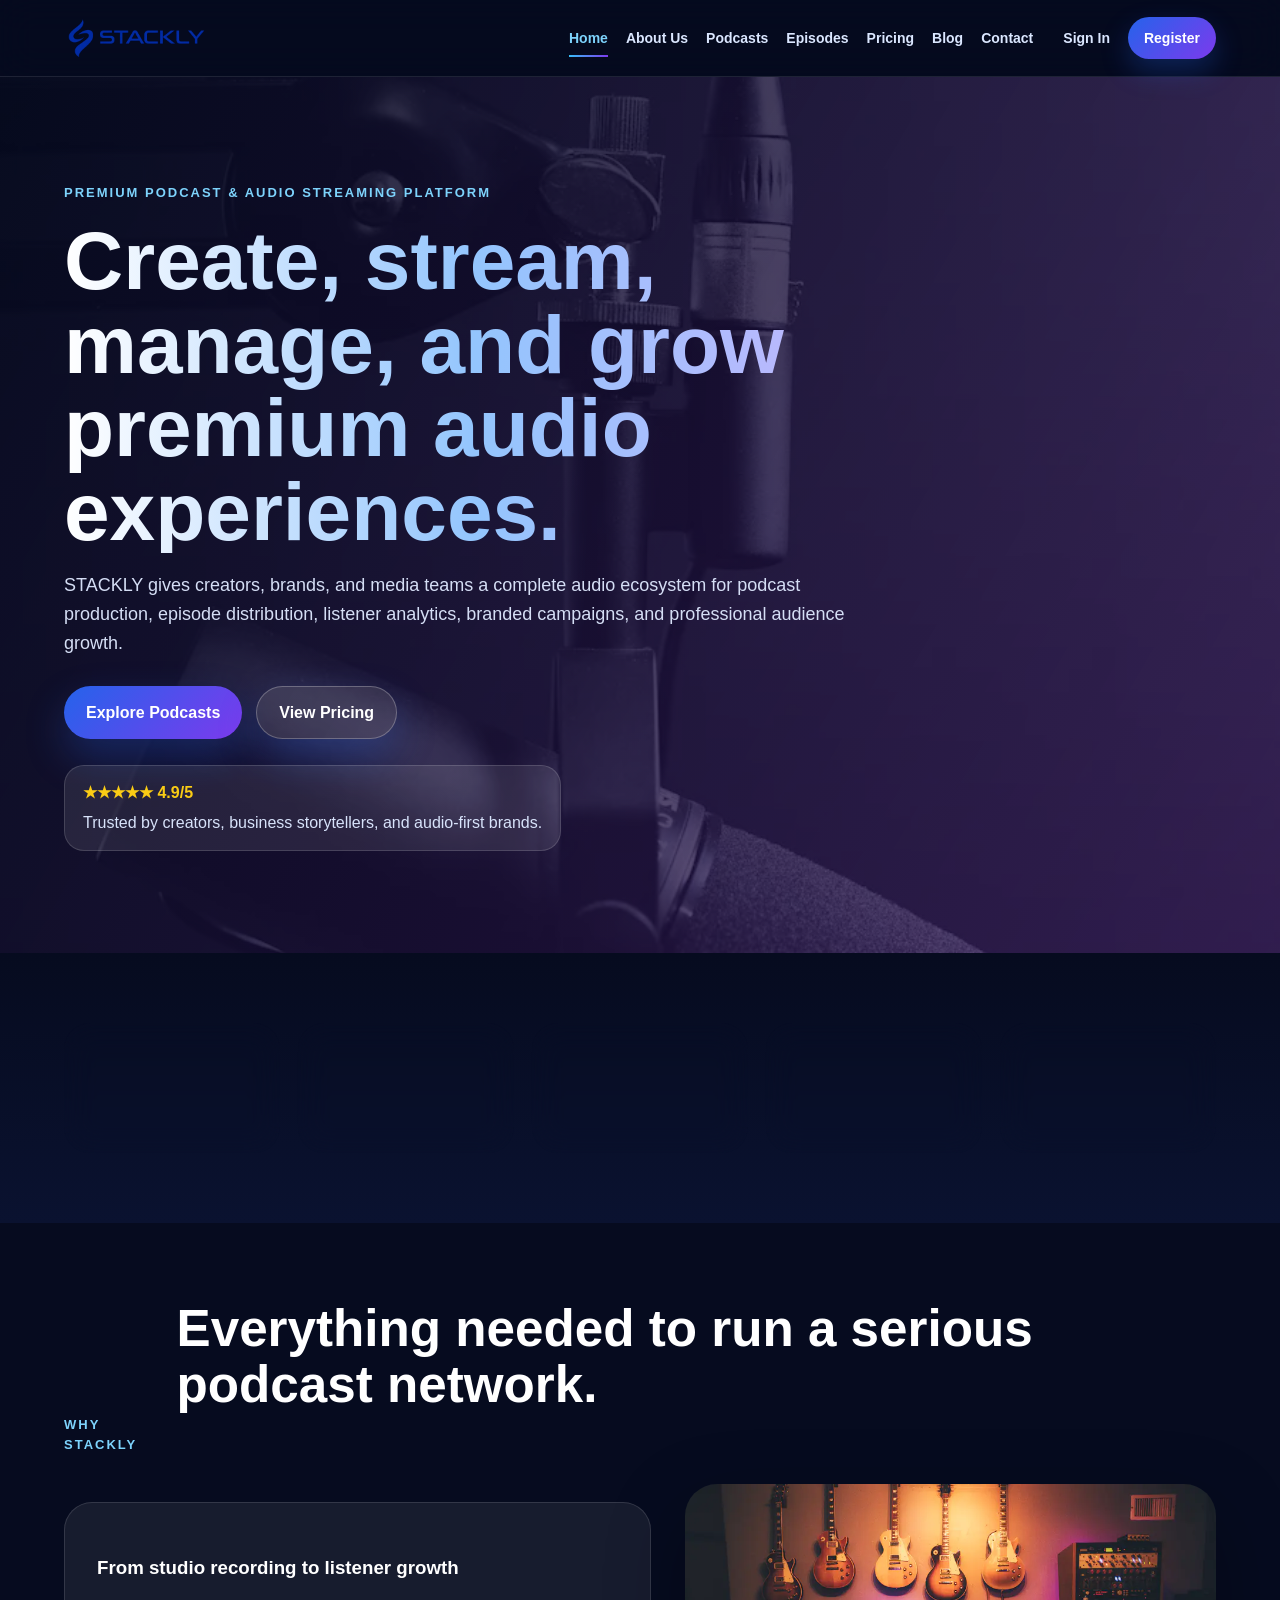
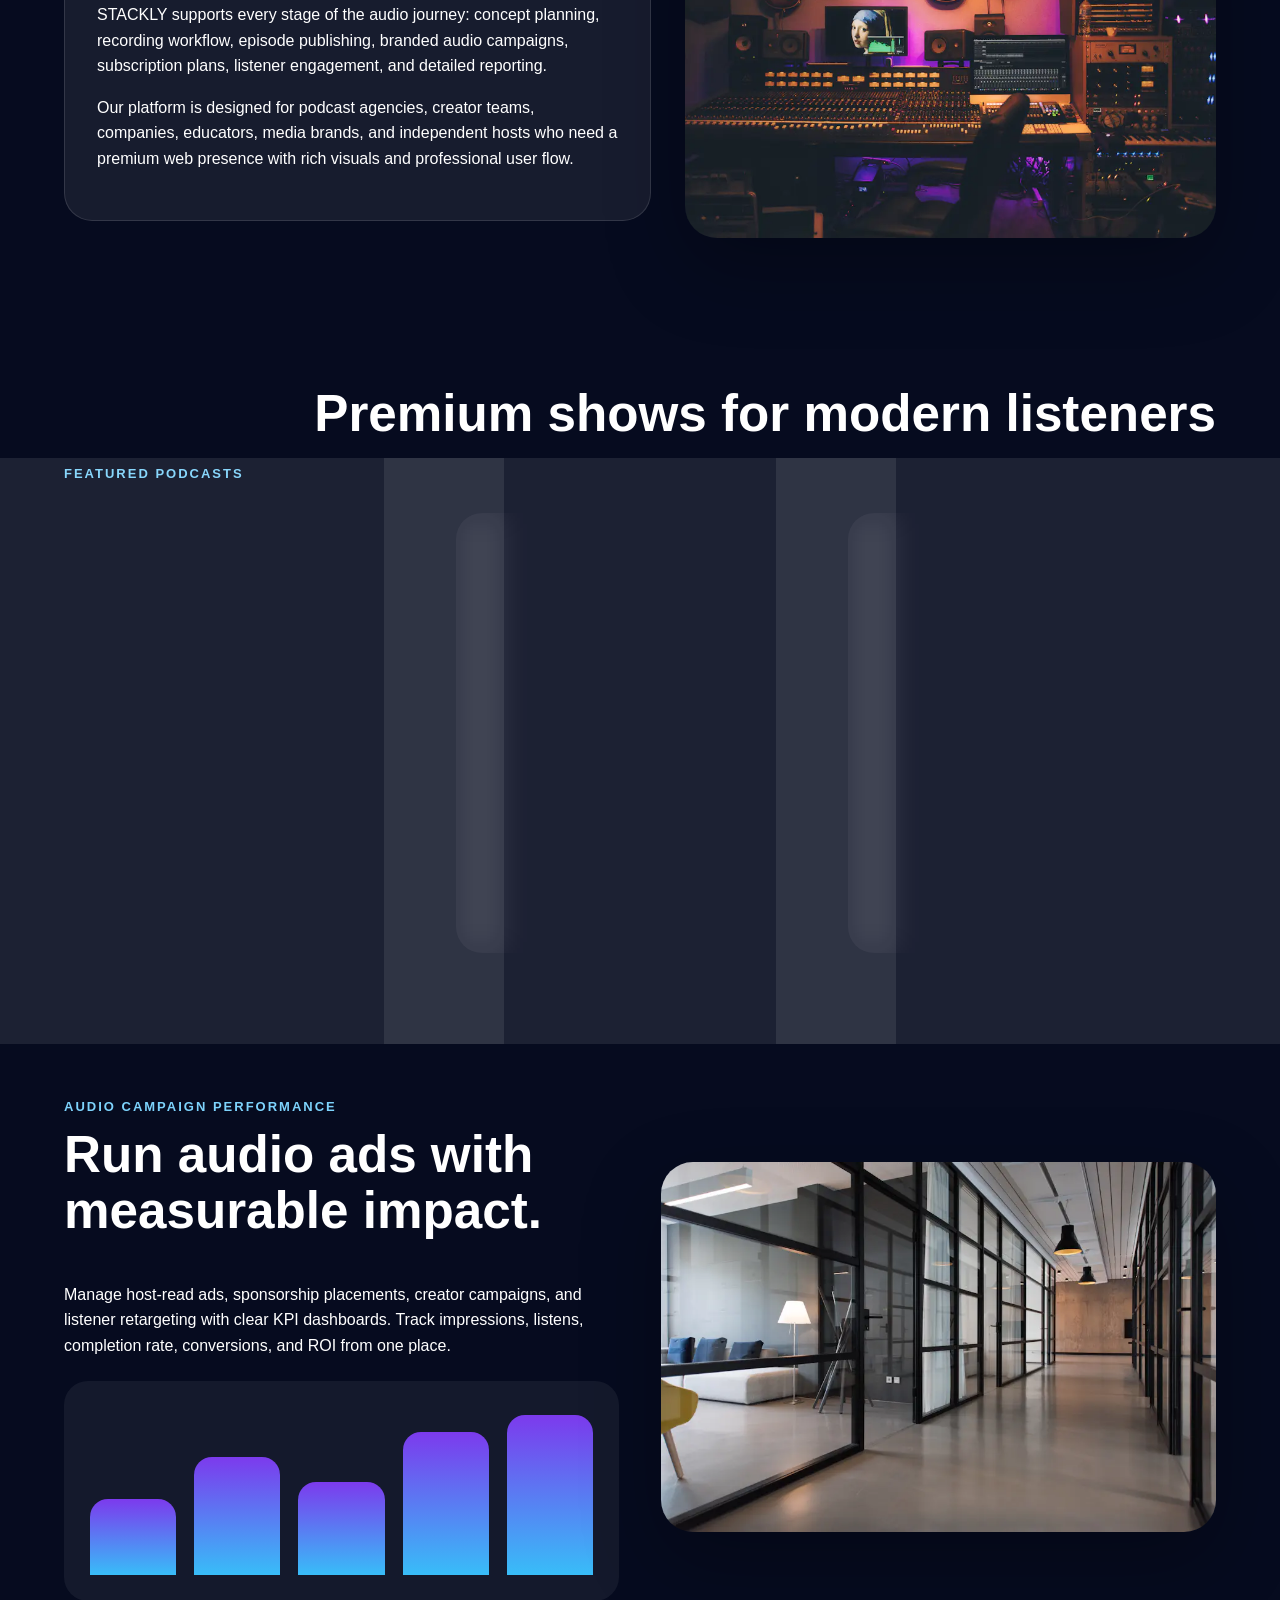
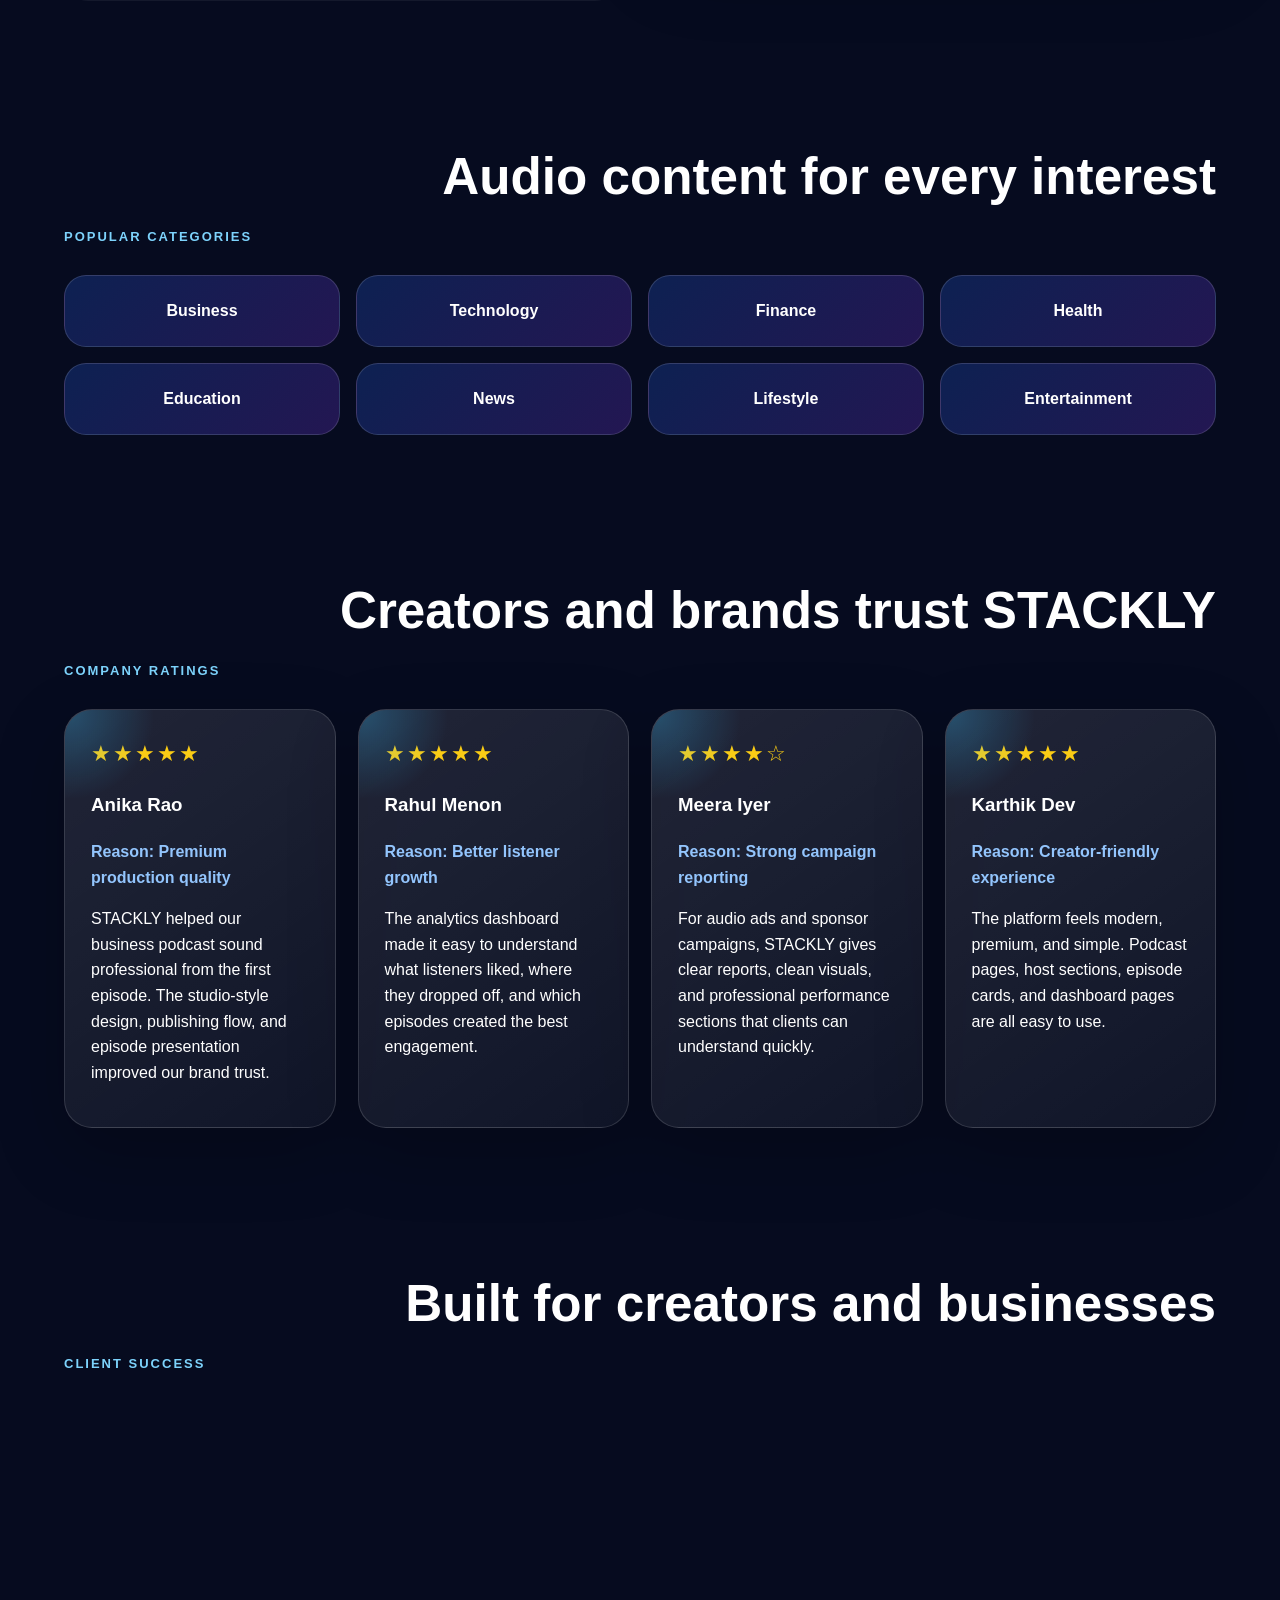
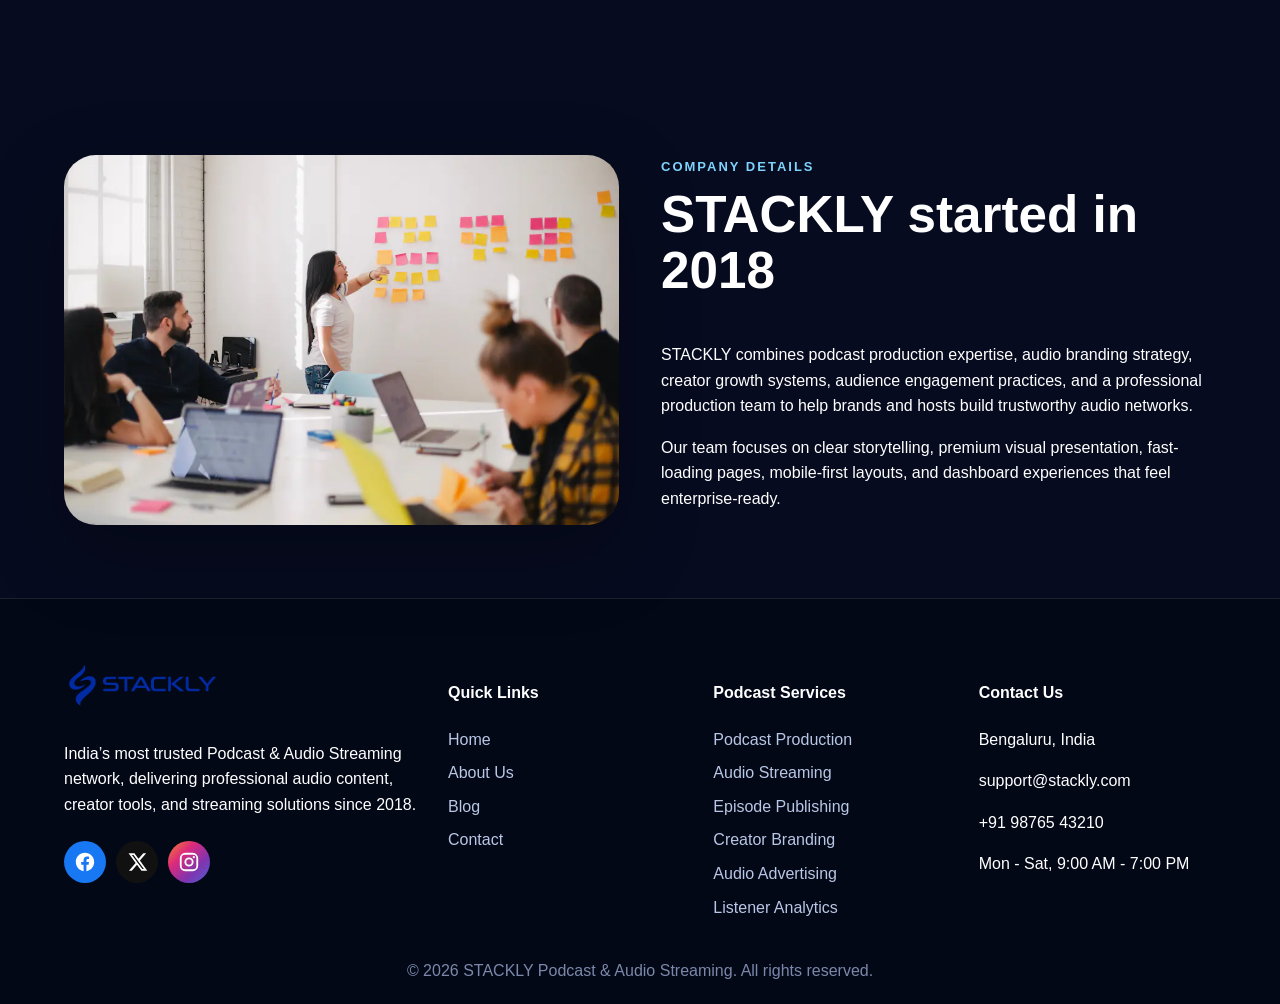
<file: index.html>
<!DOCTYPE html>
<html lang="en">
<head>
  <meta charset="UTF-8"><meta name="viewport" content="width=device-width, initial-scale=1.0">
  <title>Home | STACKLY</title><link rel="stylesheet" href="styles.css">
</head>
<body><header class="site-header">
  <a class="brand" href="index.html" aria-label="STACKLY Home"><img src="stackly-logo.webp" alt="STACKLY Logo" class="brand-logo"></a>
  <button class="menu-toggle" aria-label="Toggle menu">☰</button>
  <nav class="nav-menu"><a href="index.html" class="active">Home</a>
<a href="about.html" class="">About Us</a>
<a href="podcasts.html" class="">Podcasts</a>
<a href="episodes.html" class="">Episodes</a>
<a href="pricing.html" class="">Pricing</a>
<a href="blog.html" class="">Blog</a>
<a href="contact.html" class="">Contact</a>
<a href="signin.html" class="">Sign In</a>
<a href="register.html" class="nav-cta">Register</a></nav>
</header><main>
<section class="hero" style="background-image:linear-gradient(120deg,rgba(5,10,31,.92),rgba(55,24,94,.68)),url('photo-1590602847861-f357a9332bbc.webp')">
  <div class="hero-content reveal"><span class="eyebrow">Premium Podcast & Audio Streaming Platform</span>
    <h1>Create, stream, manage, and grow premium audio experiences.</h1>
    <p>STACKLY gives creators, brands, and media teams a complete audio ecosystem for podcast production, episode distribution, listener analytics, branded campaigns, and professional audience growth.</p>
    <div class="hero-actions"><a class="btn" href="podcasts.html">Explore Podcasts</a><a class="btn ghost" href="pricing.html">View Pricing</a></div>
    <div class="hero-rating"><strong>★★★★★ 4.9/5</strong><span>Trusted by creators, business storytellers, and audio-first brands.</span></div>
  </div>
</section>
<section class="stats reveal">
  <div class="stat-card"><strong>8+</strong><span>Years of Experience</span></div><div class="stat-card"><strong>1.2K+</strong><span>Podcasts Published</span></div><div class="stat-card"><strong>6M+</strong><span>Episodes Streamed</span></div><div class="stat-card"><strong>420+</strong><span>Creator Partners</span></div><div class="stat-card"><strong>98%</strong><span>Client Satisfaction</span></div>
</section>
<section class="section reveal">
  <div class="section-head"><span class="eyebrow">Why STACKLY</span><h2>Everything needed to run a serious podcast network.</h2></div>
  <div class="feature-grid">
    <div class="feature-copy"><h3>From studio recording to listener growth</h3><p>STACKLY supports every stage of the audio journey: concept planning, recording workflow, episode publishing, branded audio campaigns, subscription plans, listener engagement, and detailed reporting.</p><p>Our platform is designed for podcast agencies, creator teams, companies, educators, media brands, and independent hosts who need a premium web presence with rich visuals and professional user flow.</p></div>
    <img class="rounded-img" src="photo-1598488035139-bdbb2231ce04.webp" alt="Podcast studio recording">
  </div>
</section>
<section class="section reveal"><div class="section-head"><span class="eyebrow">Featured Podcasts</span><h2>Premium shows for modern listeners</h2></div>
  <div class="cards">
    <article class="card image-card"><img src="photo-1478737270239-2f02b77fc618.webp" alt="Founder podcast"><div><h3>Founder Frequency</h3><p>Deep interviews with founders, product leaders, and modern business builders.</p><a href="404.html">Listen Now</a></div></article>
    <article class="card image-card"><img src="photo-1484704849700-f032a568e944.webp" alt="Wellness podcast"><div><h3>Wellness Waves</h3><p>Health, mindfulness, and practical lifestyle conversations for daily growth.</p><a href="404.html">Listen Now</a></div></article>
    <article class="card image-card"><img src="photo-1551288049-bebda4e38f71.webp" alt="Market podcast"><div><h3>Market Mic</h3><p>Finance, business, and market stories explained for professional listeners.</p><a href="404.html">Listen Now</a></div></article>
  </div>
</section>
<section class="section split reveal"><div><span class="eyebrow">Audio Campaign Performance</span><h2>Run audio ads with measurable impact.</h2><p>Manage host-read ads, sponsorship placements, creator campaigns, and listener retargeting with clear KPI dashboards. Track impressions, listens, completion rate, conversions, and ROI from one place.</p><div class="mini-chart"><span style="height:45%"></span><span style="height:70%"></span><span style="height:55%"></span><span style="height:85%"></span><span style="height:95%"></span></div></div><img class="rounded-img" src="photo-1497366754035-f200968a6e72.webp" alt="Podcast campaign analytics"></section>
<section class="section reveal">
  <div class="section-head"><span class="eyebrow">Popular Categories</span><h2>Audio content for every interest</h2></div>
  <div class="category-grid">
    <a href="podcasts.html">Business</a><a href="podcasts.html">Technology</a><a href="podcasts.html">Finance</a><a href="podcasts.html">Health</a><a href="podcasts.html">Education</a><a href="podcasts.html">News</a><a href="podcasts.html">Lifestyle</a><a href="podcasts.html">Entertainment</a>
  </div>
</section>

<section class="section reveal">
  <div class="section-head">
    <span class="eyebrow">Company Ratings</span>
    <h2>Creators and brands trust STACKLY</h2>
  </div>
  <div class="rating-grid">
    <article class="rating-card">
      <div class="stars">★★★★★</div>
      <h3>Anika Rao</h3>
      <strong>Reason: Premium production quality</strong>
      <p>STACKLY helped our business podcast sound professional from the first episode. The studio-style design, publishing flow, and episode presentation improved our brand trust.</p>
    </article>
    <article class="rating-card">
      <div class="stars">★★★★★</div>
      <h3>Rahul Menon</h3>
      <strong>Reason: Better listener growth</strong>
      <p>The analytics dashboard made it easy to understand what listeners liked, where they dropped off, and which episodes created the best engagement.</p>
    </article>
    <article class="rating-card">
      <div class="stars">★★★★☆</div>
      <h3>Meera Iyer</h3>
      <strong>Reason: Strong campaign reporting</strong>
      <p>For audio ads and sponsor campaigns, STACKLY gives clear reports, clean visuals, and professional performance sections that clients can understand quickly.</p>
    </article>
    <article class="rating-card">
      <div class="stars">★★★★★</div>
      <h3>Karthik Dev</h3>
      <strong>Reason: Creator-friendly experience</strong>
      <p>The platform feels modern, premium, and simple. Podcast pages, host sections, episode cards, and dashboard pages are all easy to use.</p>
    </article>
  </div>
</section>

<section class="section reveal"><div class="section-head"><span class="eyebrow">Client Success</span><h2>Built for creators and businesses</h2></div>
  <div class="cards"><div class="card"><h3>42% Listener Growth</h3><p>A creator network increased repeat listening through better episode planning and analytics.</p></div><div class="card"><h3>3.5x Campaign Reach</h3><p>A brand improved reach through host-read ads and category-based podcast sponsorship.</p></div><div class="card"><h3>98% Satisfaction</h3><p>Creators rated STACKLY highly for support, design quality, and audio content workflow.</p></div></div>
</section>
<section class="section split reveal"><img class="rounded-img" src="photo-1552664730-d307ca884978.webp" alt="Audio production team"><div><span class="eyebrow">Company Details</span><h2>STACKLY started in 2018</h2><p>STACKLY combines podcast production expertise, audio branding strategy, creator growth systems, audience engagement practices, and a professional production team to help brands and hosts build trustworthy audio networks.</p><p>Our team focuses on clear storytelling, premium visual presentation, fast-loading pages, mobile-first layouts, and dashboard experiences that feel enterprise-ready.</p></div></section>
</main><footer class="footer">
  <div class="footer-grid">
    <div>
      <a class="brand footer-brand" href="index.html" aria-label="STACKLY Home"><img src="stackly-logo.webp" alt="STACKLY Logo" class="brand-logo"></a>
      <p>India’s most trusted Podcast & Audio Streaming network, delivering professional audio content, creator tools, and streaming solutions since 2018.</p>
      <div class="socials">
      <a href="404.html" aria-label="Facebook" class="social-icon facebook"><svg viewBox="0 0 24 24"><path d="M22 12.06C22 6.48 17.52 2 11.94 2S2 6.48 2 12.06c0 5.02 3.66 9.18 8.44 9.94v-7.03H7.9v-2.91h2.54V9.84c0-2.5 1.49-3.88 3.77-3.88 1.09 0 2.23.19 2.23.19v2.45h-1.25c-1.24 0-1.63.77-1.63 1.56v1.9h2.78l-.44 2.91h-2.34V22C18.34 21.24 22 17.08 22 12.06z"/></svg></a>
      <a href="404.html" aria-label="X" class="social-icon x"><svg viewBox="0 0 24 24"><path d="M18.9 2.5h3.1l-6.8 7.8 8 11.2h-6.3l-4.9-6.5-5.7 6.5H3.2l7.3-8.3L2.8 2.5h6.4l4.4 5.9 5.3-5.9zm-1.1 17h1.7L8.2 4.4H6.4l11.4 15.1z"/></svg></a>
      <a href="404.html" aria-label="Instagram" class="social-icon instagram"><svg viewBox="0 0 24 24"><path d="M7.8 2h8.4A5.81 5.81 0 0 1 22 7.8v8.4a5.81 5.81 0 0 1-5.8 5.8H7.8A5.81 5.81 0 0 1 2 16.2V7.8A5.81 5.81 0 0 1 7.8 2zm-.2 2A3.6 3.6 0 0 0 4 7.6v8.8A3.6 3.6 0 0 0 7.6 20h8.8a3.6 3.6 0 0 0 3.6-3.6V7.6A3.6 3.6 0 0 0 16.4 4H7.6zm9.65 1.5a1.25 1.25 0 1 1 0 2.5 1.25 1.25 0 0 1 0-2.5zM12 7a5 5 0 1 1 0 10 5 5 0 0 1 0-10zm0 2a3 3 0 1 0 0 6 3 3 0 0 0 0-6z"/></svg></a>
    </div>
    </div>
    <div><h4>Quick Links</h4><a href="index.html">Home</a>
<a href="about.html">About Us</a>
<a href="blog.html">Blog</a>
<a href="contact.html">Contact</a></div>
    <div><h4>Podcast Services</h4>
      <a href="404.html">Podcast Production</a><a href="404.html">Audio Streaming</a><a href="404.html">Episode Publishing</a><a href="404.html">Creator Branding</a><a href="404.html">Audio Advertising</a><a href="404.html">Listener Analytics</a>
    </div>
    <div><h4>Contact Us</h4><p>Bengaluru, India</p><p>support@stackly.com</p><p>+91 98765 43210</p><p>Mon - Sat, 9:00 AM - 7:00 PM</p></div>
  </div>
  <div class="footer-bottom">© 2026 STACKLY Podcast & Audio Streaming. All rights reserved.</div>
</footer><script src="script.js"></script></body></html>
</file>
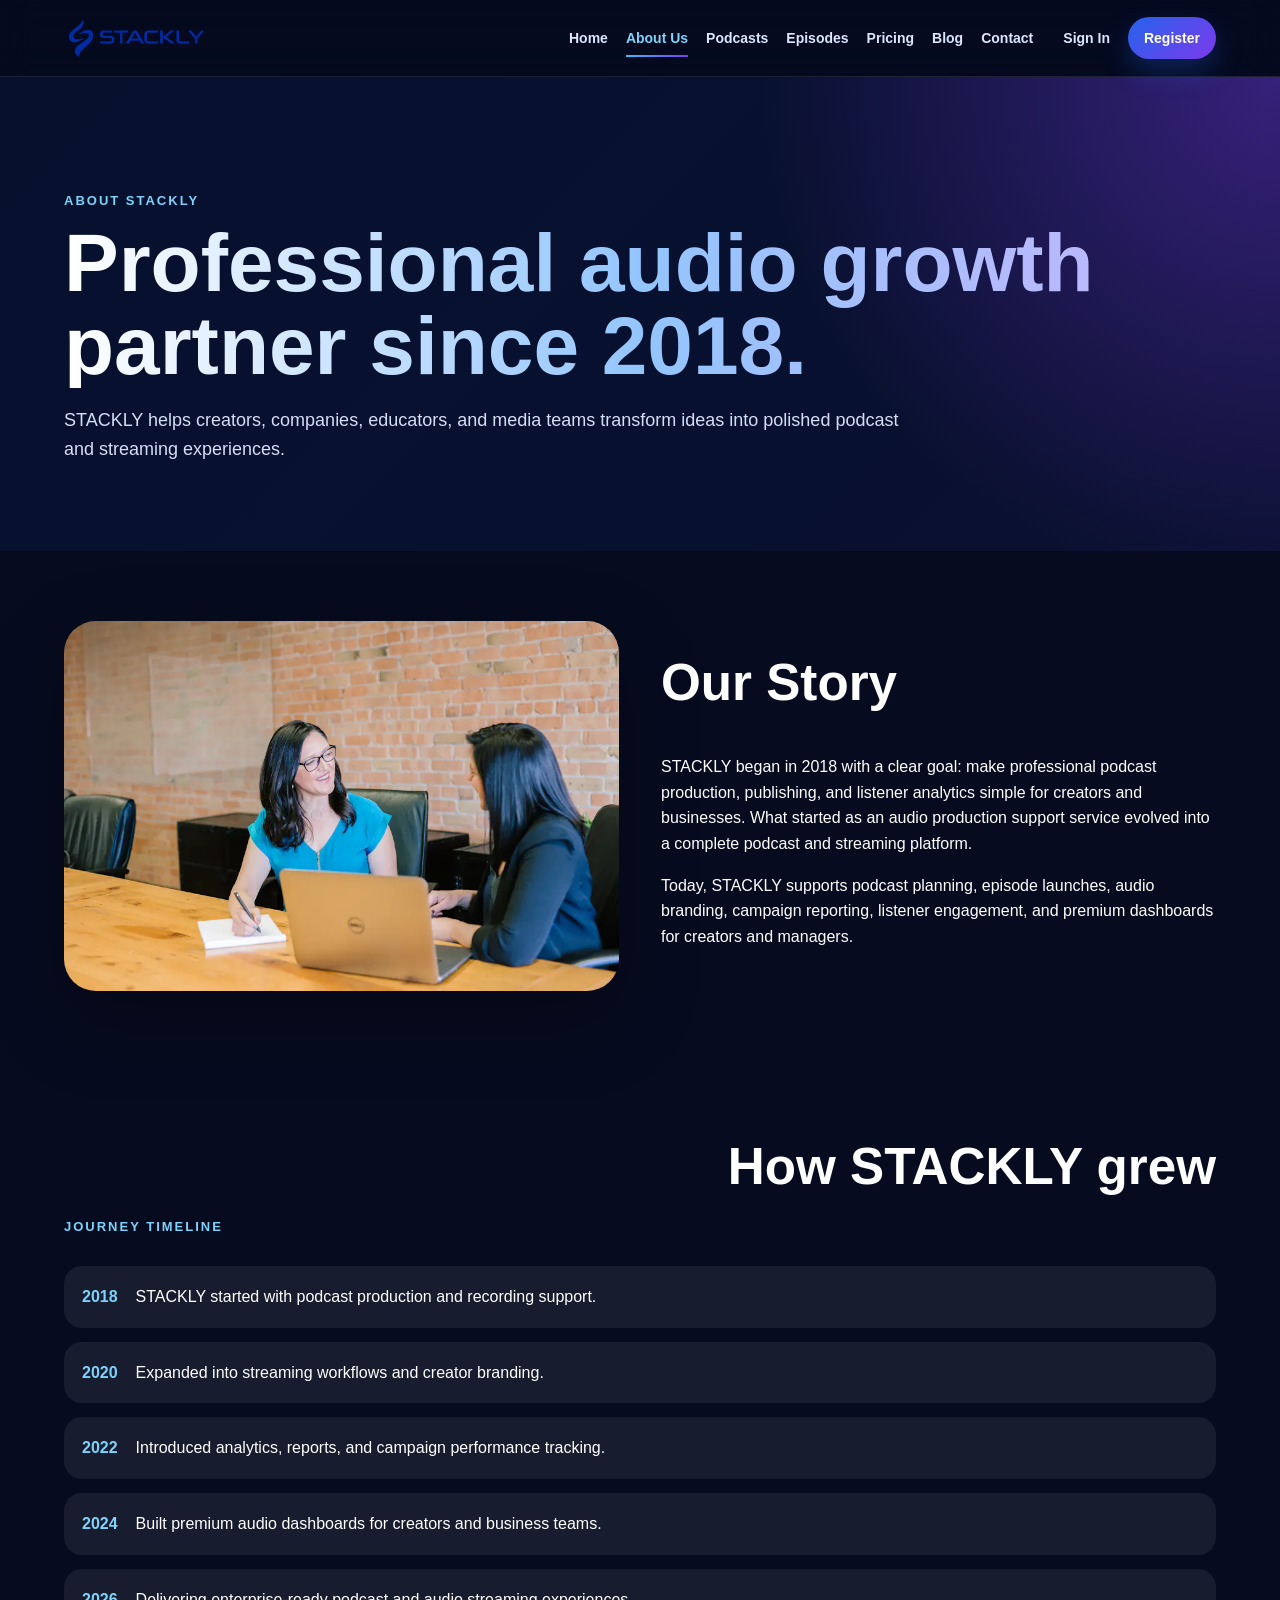
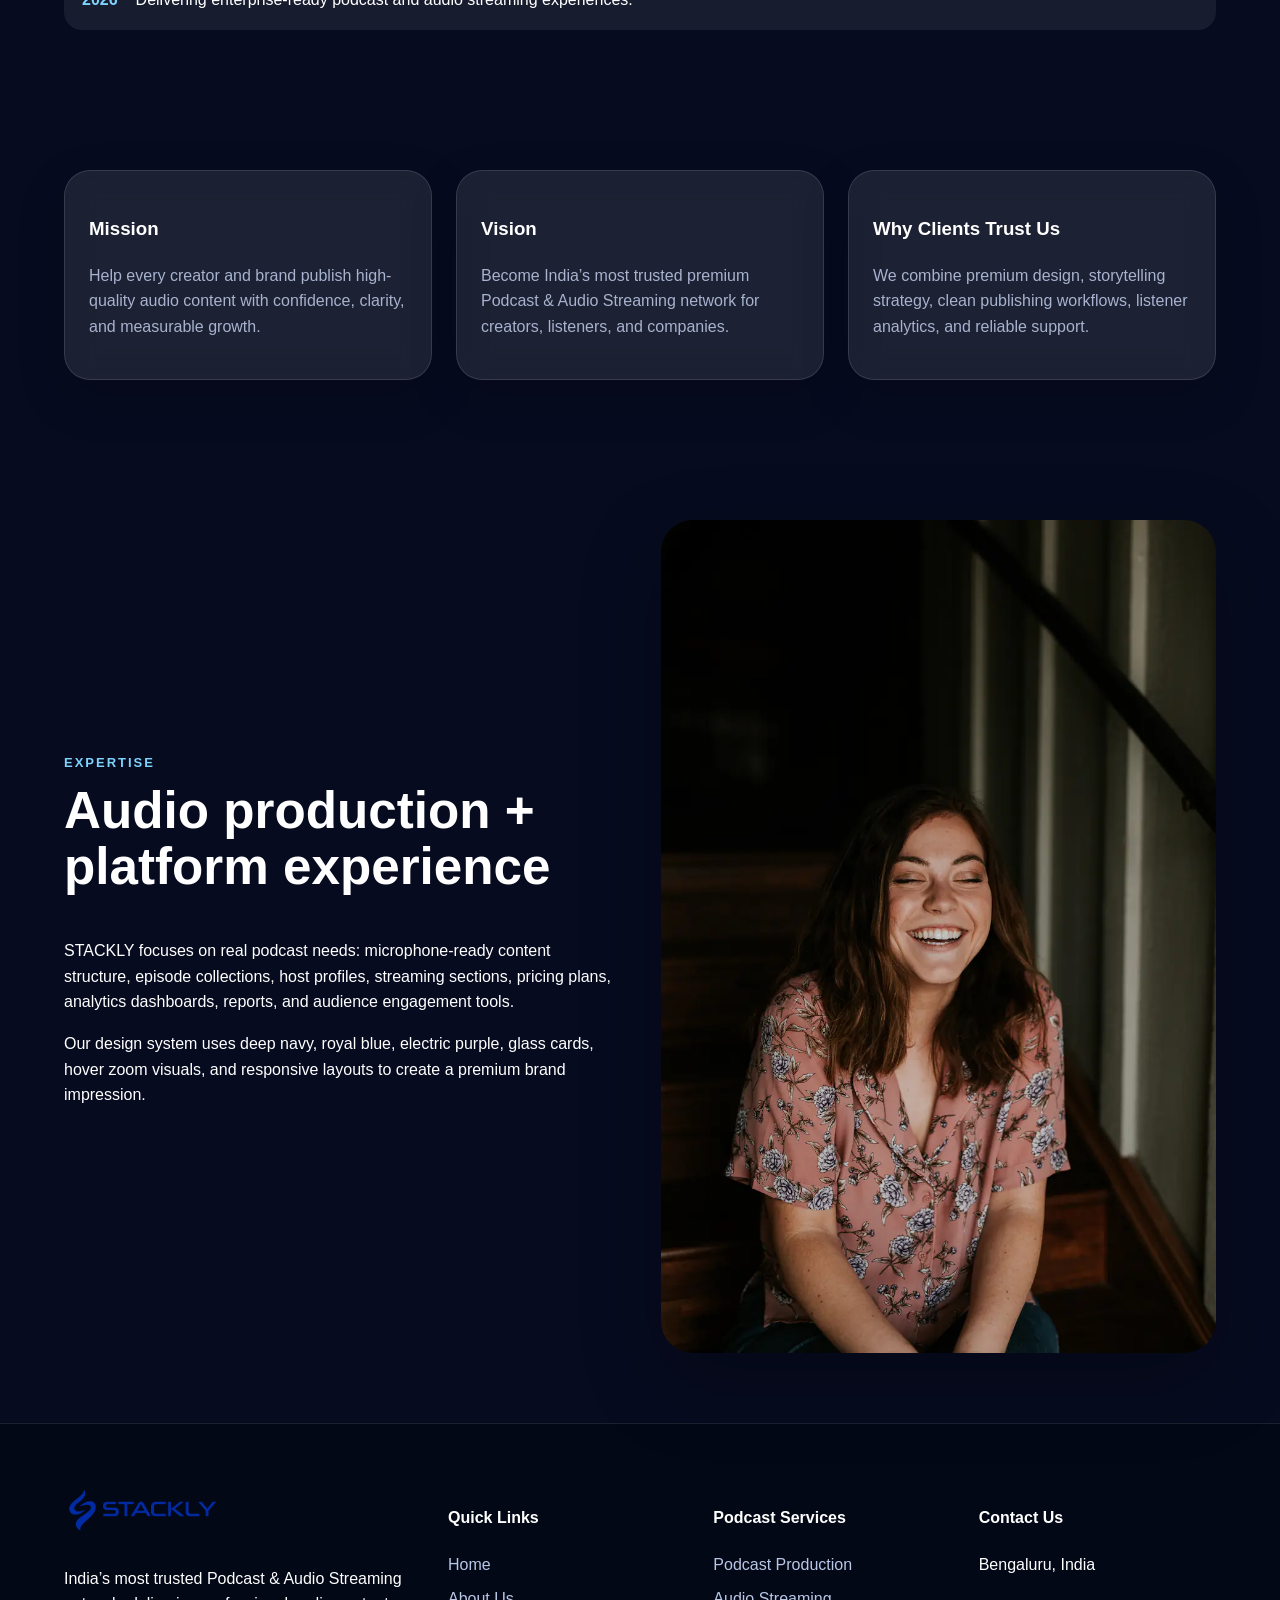
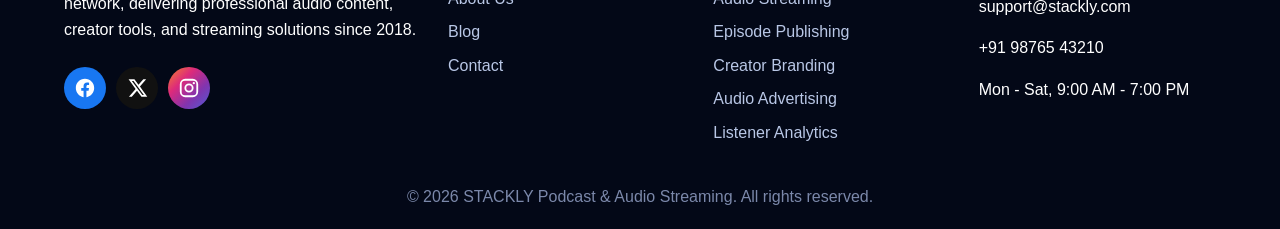
<file: about.html>
<!DOCTYPE html>
<html lang="en">
<head>
  <meta charset="UTF-8"><meta name="viewport" content="width=device-width, initial-scale=1.0">
  <title>About Us | STACKLY</title><link rel="stylesheet" href="styles.css">
</head>
<body><header class="site-header">
  <a class="brand" href="index.html" aria-label="STACKLY Home"><img src="stackly-logo.webp" alt="STACKLY Logo" class="brand-logo"></a>
  <button class="menu-toggle" aria-label="Toggle menu">☰</button>
  <nav class="nav-menu"><a href="index.html" class="">Home</a>
<a href="about.html" class="active">About Us</a>
<a href="podcasts.html" class="">Podcasts</a>
<a href="episodes.html" class="">Episodes</a>
<a href="pricing.html" class="">Pricing</a>
<a href="blog.html" class="">Blog</a>
<a href="contact.html" class="">Contact</a>
<a href="signin.html" class="">Sign In</a>
<a href="register.html" class="nav-cta">Register</a></nav>
</header><main>
<section class="page-hero"><span class="eyebrow">About STACKLY</span><h1>Professional audio growth partner since 2018.</h1><p>STACKLY helps creators, companies, educators, and media teams transform ideas into polished podcast and streaming experiences.</p></section>
<section class="section split"><img class="rounded-img" src="photo-1551836022-d5d88e9218df.webp" alt="STACKLY audio team"><div><h2>Our Story</h2><p>STACKLY began in 2018 with a clear goal: make professional podcast production, publishing, and listener analytics simple for creators and businesses. What started as an audio production support service evolved into a complete podcast and streaming platform.</p><p>Today, STACKLY supports podcast planning, episode launches, audio branding, campaign reporting, listener engagement, and premium dashboards for creators and managers.</p></div></section>
<section class="section"><div class="section-head"><span class="eyebrow">Journey Timeline</span><h2>How STACKLY grew</h2></div><div class="timeline"><div><b>2018</b><span>STACKLY started with podcast production and recording support.</span></div><div><b>2020</b><span>Expanded into streaming workflows and creator branding.</span></div><div><b>2022</b><span>Introduced analytics, reports, and campaign performance tracking.</span></div><div><b>2024</b><span>Built premium audio dashboards for creators and business teams.</span></div><div><b>2026</b><span>Delivering enterprise-ready podcast and audio streaming experiences.</span></div></div></section>
<section class="section"><div class="cards"><div class="card"><h3>Mission</h3><p>Help every creator and brand publish high-quality audio content with confidence, clarity, and measurable growth.</p></div><div class="card"><h3>Vision</h3><p>Become India’s most trusted premium Podcast & Audio Streaming network for creators, listeners, and companies.</p></div><div class="card"><h3>Why Clients Trust Us</h3><p>We combine premium design, storytelling strategy, clean publishing workflows, listener analytics, and reliable support.</p></div></div></section>
<section class="section split"><div><span class="eyebrow">Expertise</span><h2>Audio production + platform experience</h2><p>STACKLY focuses on real podcast needs: microphone-ready content structure, episode collections, host profiles, streaming sections, pricing plans, analytics dashboards, reports, and audience engagement tools.</p><p>Our design system uses deep navy, royal blue, electric purple, glass cards, hover zoom visuals, and responsive layouts to create a premium brand impression.</p></div><img class="rounded-img" src="photo-1525186402429-b4ff38bedec6.webp" alt="Audio production setup"></section>
</main><footer class="footer">
  <div class="footer-grid">
    <div>
      <a class="brand footer-brand" href="index.html" aria-label="STACKLY Home"><img src="stackly-logo.webp" alt="STACKLY Logo" class="brand-logo"></a>
      <p>India’s most trusted Podcast & Audio Streaming network, delivering professional audio content, creator tools, and streaming solutions since 2018.</p>
      <div class="socials">
      <a href="404.html" aria-label="Facebook" class="social-icon facebook"><svg viewBox="0 0 24 24"><path d="M22 12.06C22 6.48 17.52 2 11.94 2S2 6.48 2 12.06c0 5.02 3.66 9.18 8.44 9.94v-7.03H7.9v-2.91h2.54V9.84c0-2.5 1.49-3.88 3.77-3.88 1.09 0 2.23.19 2.23.19v2.45h-1.25c-1.24 0-1.63.77-1.63 1.56v1.9h2.78l-.44 2.91h-2.34V22C18.34 21.24 22 17.08 22 12.06z"/></svg></a>
      <a href="404.html" aria-label="X" class="social-icon x"><svg viewBox="0 0 24 24"><path d="M18.9 2.5h3.1l-6.8 7.8 8 11.2h-6.3l-4.9-6.5-5.7 6.5H3.2l7.3-8.3L2.8 2.5h6.4l4.4 5.9 5.3-5.9zm-1.1 17h1.7L8.2 4.4H6.4l11.4 15.1z"/></svg></a>
      <a href="404.html" aria-label="Instagram" class="social-icon instagram"><svg viewBox="0 0 24 24"><path d="M7.8 2h8.4A5.81 5.81 0 0 1 22 7.8v8.4a5.81 5.81 0 0 1-5.8 5.8H7.8A5.81 5.81 0 0 1 2 16.2V7.8A5.81 5.81 0 0 1 7.8 2zm-.2 2A3.6 3.6 0 0 0 4 7.6v8.8A3.6 3.6 0 0 0 7.6 20h8.8a3.6 3.6 0 0 0 3.6-3.6V7.6A3.6 3.6 0 0 0 16.4 4H7.6zm9.65 1.5a1.25 1.25 0 1 1 0 2.5 1.25 1.25 0 0 1 0-2.5zM12 7a5 5 0 1 1 0 10 5 5 0 0 1 0-10zm0 2a3 3 0 1 0 0 6 3 3 0 0 0 0-6z"/></svg></a>
    </div>
    </div>
    <div><h4>Quick Links</h4><a href="index.html">Home</a>
<a href="about.html">About Us</a>
<a href="blog.html">Blog</a>
<a href="contact.html">Contact</a></div>
    <div><h4>Podcast Services</h4>
      <a href="404.html">Podcast Production</a><a href="404.html">Audio Streaming</a><a href="404.html">Episode Publishing</a><a href="404.html">Creator Branding</a><a href="404.html">Audio Advertising</a><a href="404.html">Listener Analytics</a>
    </div>
    <div><h4>Contact Us</h4><p>Bengaluru, India</p><p>support@stackly.com</p><p>+91 98765 43210</p><p>Mon - Sat, 9:00 AM - 7:00 PM</p></div>
  </div>
  <div class="footer-bottom">© 2026 STACKLY Podcast & Audio Streaming. All rights reserved.</div>
</footer><script src="script.js"></script></body></html>
</file>
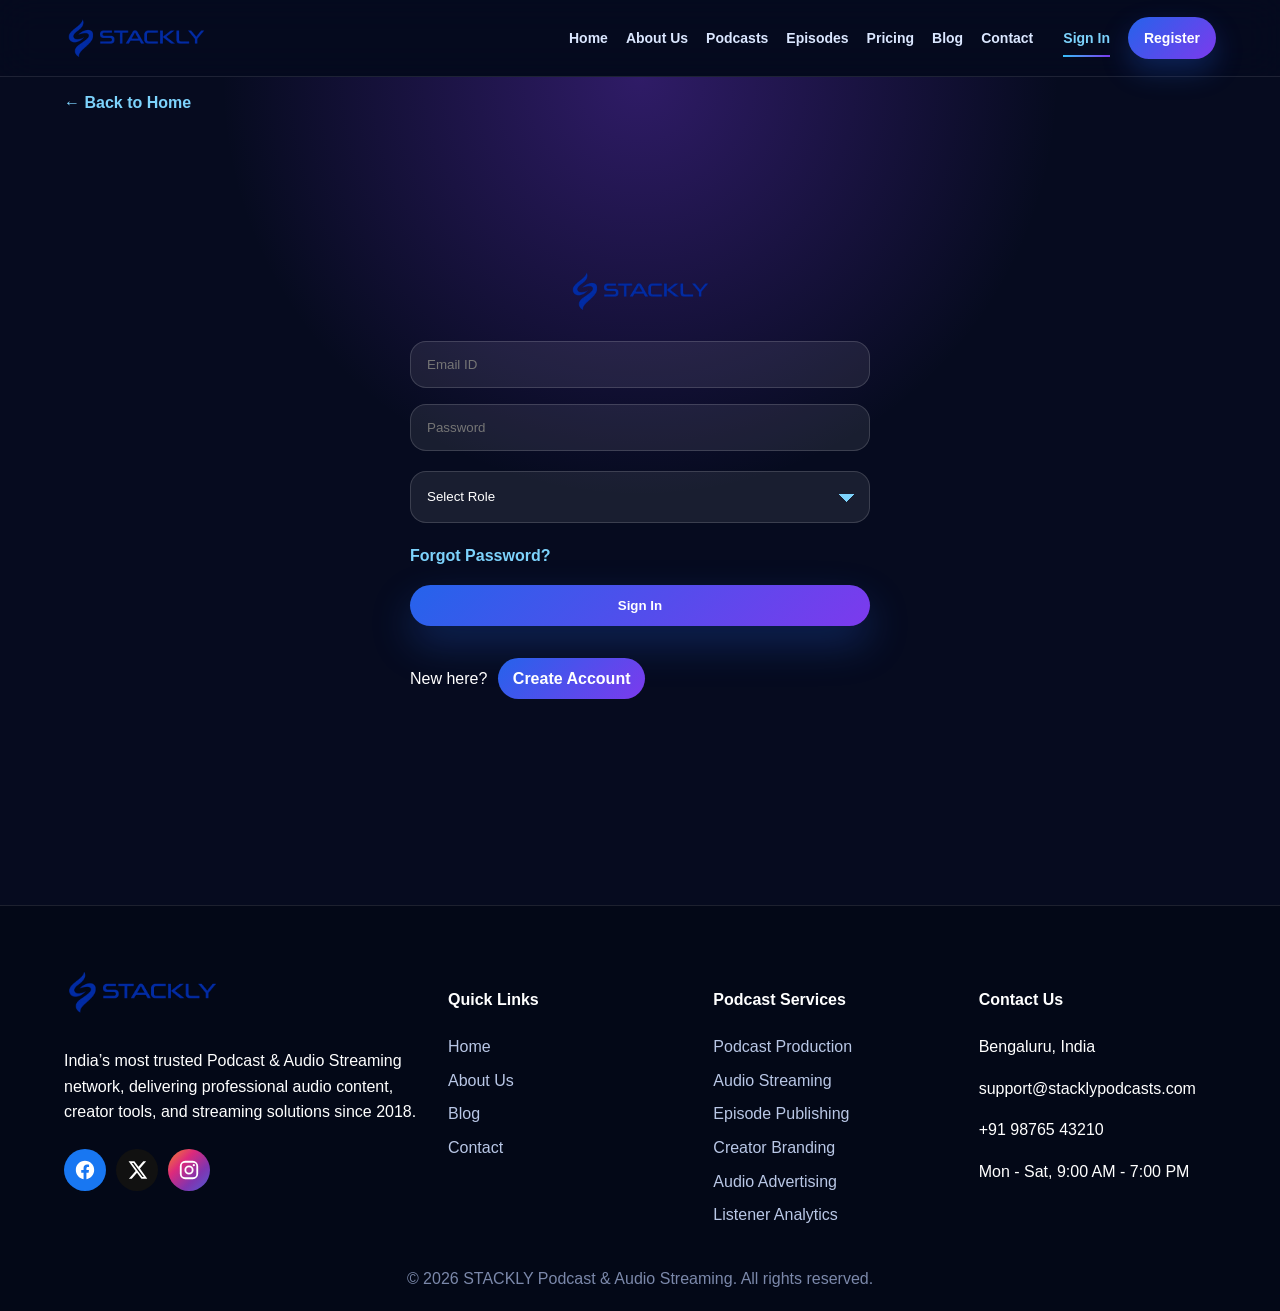
<file: admin-dashboard.html>
<!DOCTYPE html><html lang="en"><head><meta charset="UTF-8"><meta name="viewport" content="width=device-width, initial-scale=1.0"><title>Marketing Manager Dashboard | STACKLY</title><link rel="stylesheet" href="styles.css"></head><body class="dash-body">
<aside class="sidebar"><a class="brand" href="index.html" aria-label="STACKLY Home"><img src="stackly-logo.webp" alt="STACKLY Logo" class="brand-logo"></a><button data-panel="overview">Overview</button><button data-panel="podcasts">Podcasts</button><button data-panel="episodes">Episodes</button><button data-panel="analytics">Analytics</button><button data-panel="listeners">Listeners</button><button data-panel="revenue">Revenue</button><button data-panel="reports">Reports</button><button data-panel="messages">Messages</button><button data-panel="settings">Settings</button><button data-panel="sign-out">Sign Out</button></aside>
<section class="dashboard"><header class="dash-header"><div><h1>Marketing Manager Dashboard</h1><p>Navy Blue enterprise audio dashboard</p><div class="user-welcome" id="dashboardWelcome"><h2 id="welcomeTitle">Welcome, User</h2><p><strong>User Name:</strong> <span id="welcomeName">User</span> &nbsp; <strong>Email Address:</strong> <span id="welcomeEmail">Not available</span> &nbsp; <strong>Selected Role:</strong> <span id="welcomeRole">Not selected</span></p></div></div><a href="index.html" class="btn ghost">Home</a></header>
<div id="dashContent" data-dashboard="admin">
<div class="dash-grid"><div class="dash-card"><span>Total Listeners</span><strong>245K</strong></div><div class="dash-card"><span>Episodes</span><strong>1,284</strong></div><div class="dash-card"><span>Revenue</span><strong>₹18.4L</strong></div><div class="dash-card"><span>Growth</span><strong>38%</strong></div></div>
<div class="dash-main"><div class="panel"><h2>Podcast Management</h2><p>Upload episodes, manage shows, check campaign performance, and review revenue growth.</p><div class="line-chart"><span></span><span></span><span></span><span></span><span></span></div></div><div class="panel"><h2>Recent Activity</h2><p>New episode published, report generated, listener segment updated, and messages received.</p></div></div>
</div></section><script src="script.js"></script></body></html>
</file>
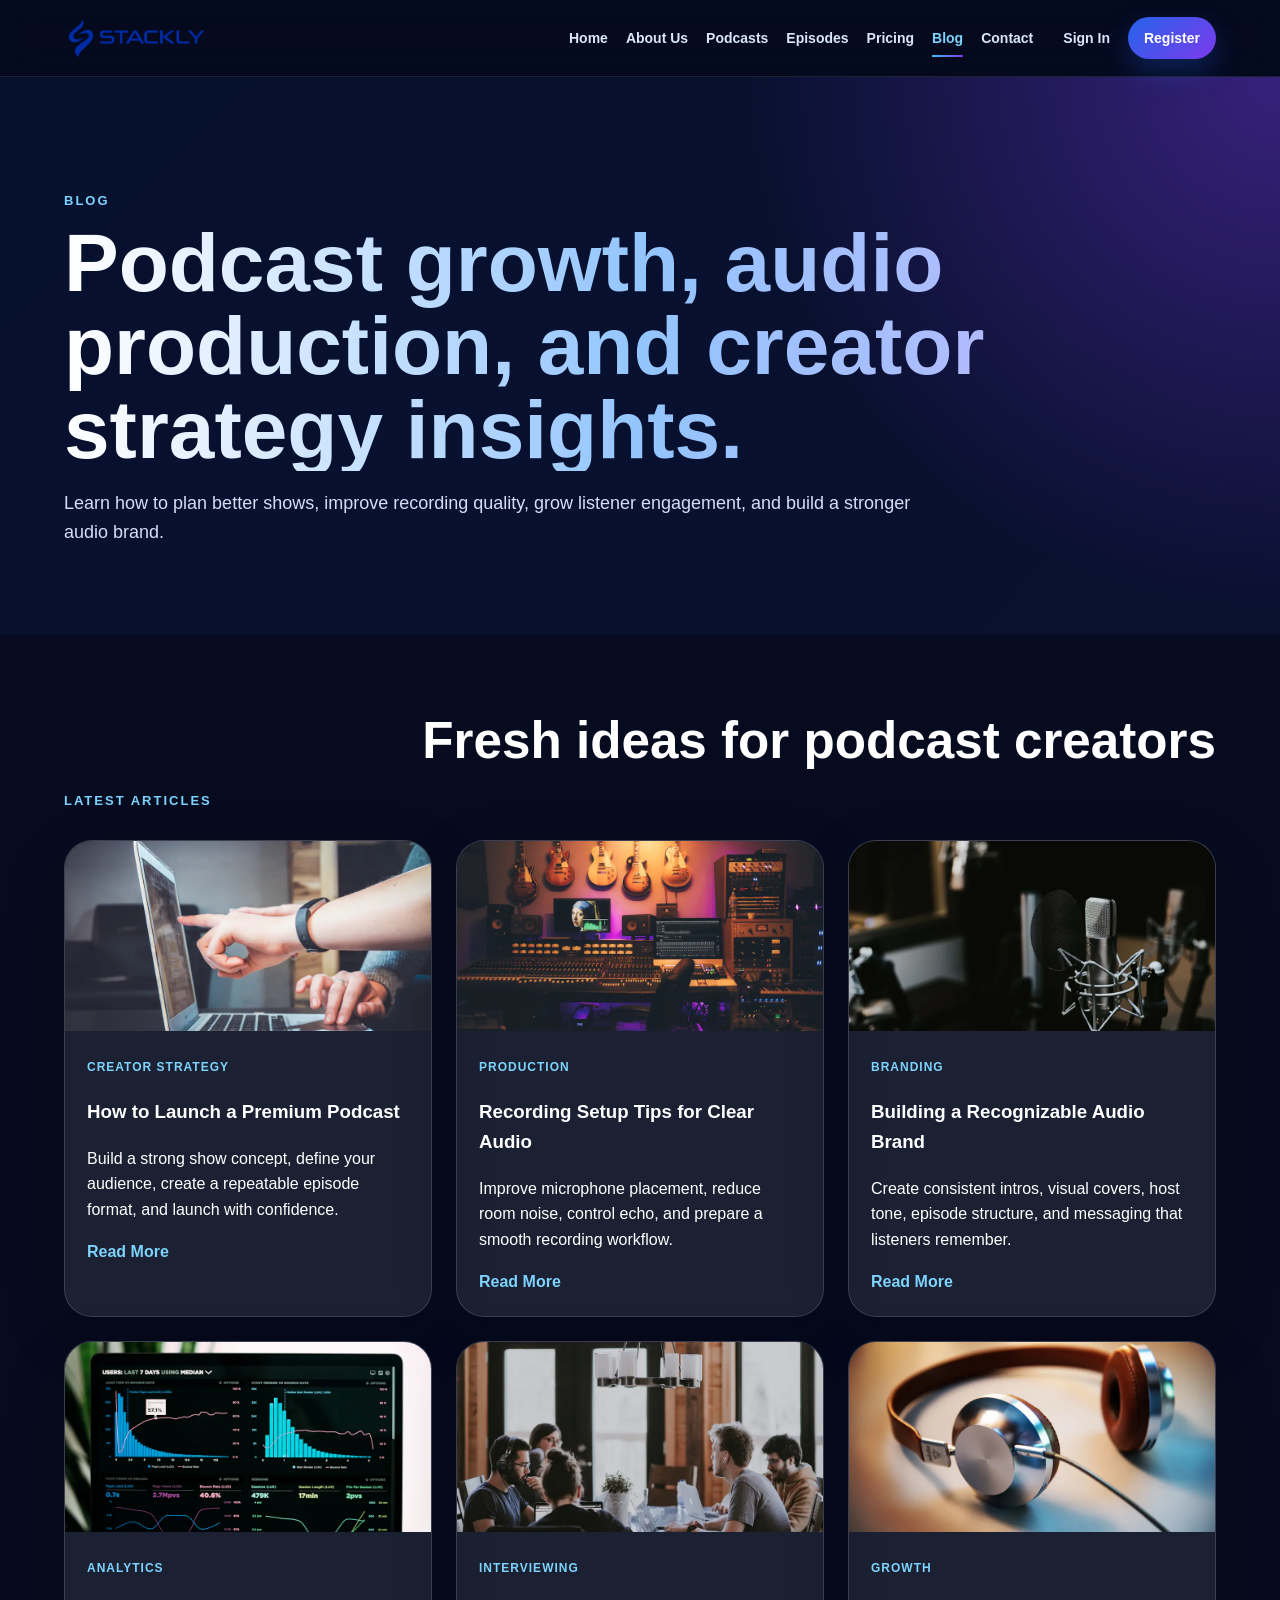
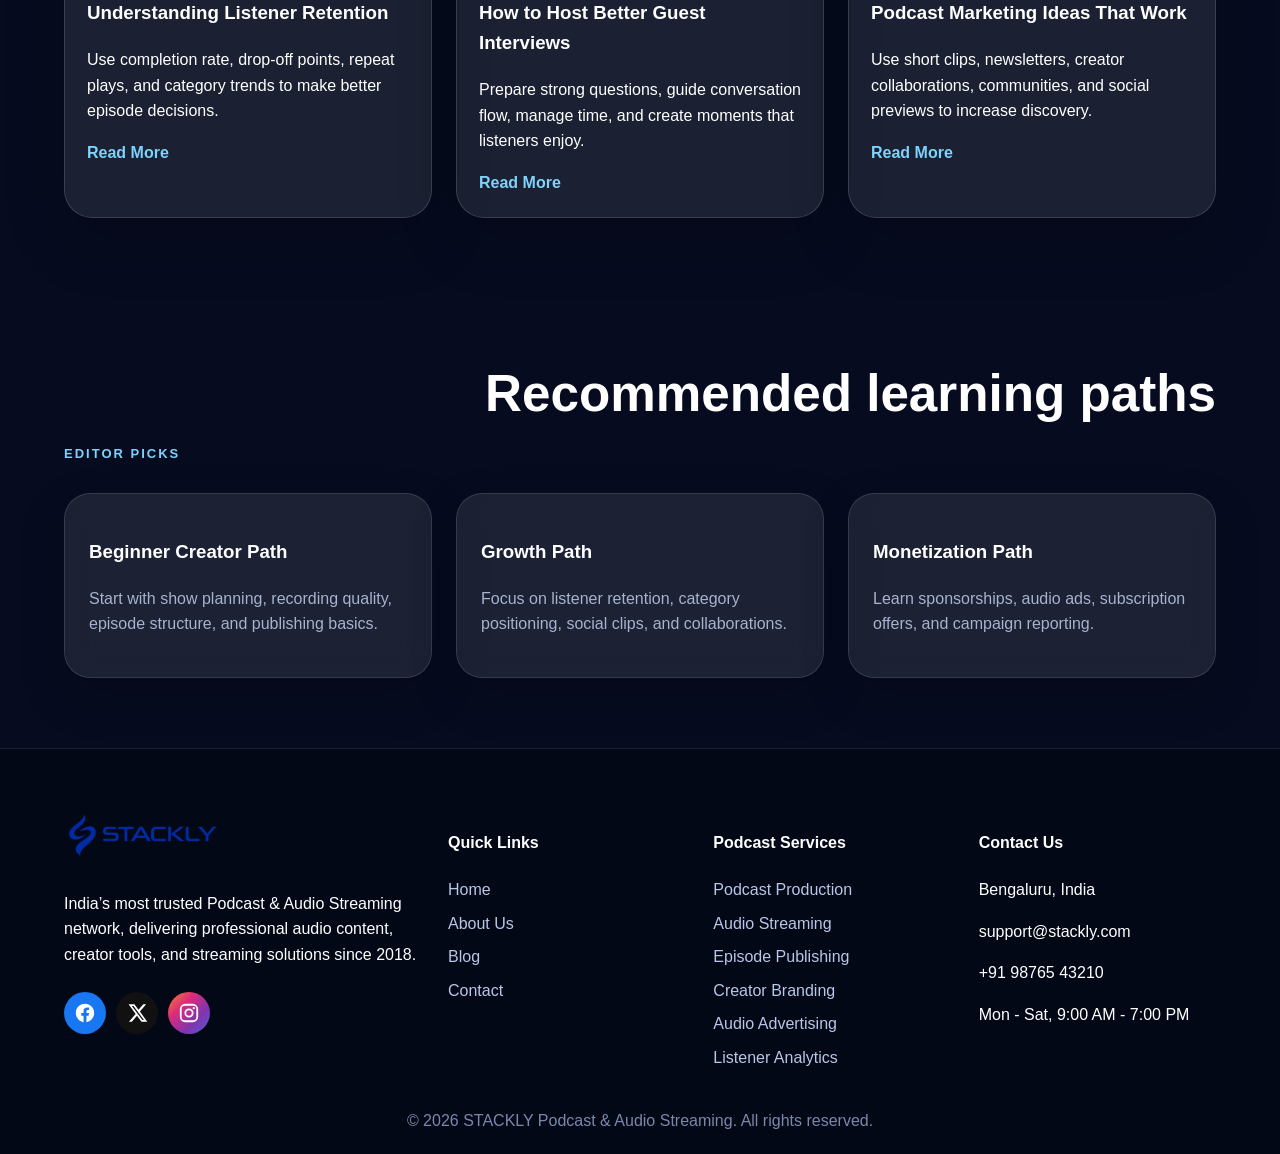
<file: blog.html>
<!DOCTYPE html>
<html lang="en">
<head>
  <meta charset="UTF-8"><meta name="viewport" content="width=device-width, initial-scale=1.0">
  <title>Blog | STACKLY</title><link rel="stylesheet" href="styles.css">
</head>
<body><header class="site-header">
  <a class="brand" href="index.html" aria-label="STACKLY Home"><img src="stackly-logo.webp" alt="STACKLY Logo" class="brand-logo"></a>
  <button class="menu-toggle" aria-label="Toggle menu">☰</button>
  <nav class="nav-menu"><a href="index.html" class="">Home</a>
<a href="about.html" class="">About Us</a>
<a href="podcasts.html" class="">Podcasts</a>
<a href="episodes.html" class="">Episodes</a>
<a href="pricing.html" class="">Pricing</a>
<a href="blog.html" class="active">Blog</a>
<a href="contact.html" class="">Contact</a>
<a href="signin.html" class="">Sign In</a>
<a href="register.html" class="nav-cta">Register</a></nav>
</header><main>
<section class="page-hero">
  <span class="eyebrow">Blog</span>
  <h1>Podcast growth, audio production, and creator strategy insights.</h1>
  <p>Learn how to plan better shows, improve recording quality, grow listener engagement, and build a stronger audio brand.</p>
</section>

<section class="section">
  <div class="section-head"><span class="eyebrow">Latest Articles</span><h2>Fresh ideas for podcast creators</h2></div>
  <div class="blog-grid">
    <article class="blog-card"><img src="photo-1516321318423-f06f85e504b3.webp" alt="Podcast launch"><div><span>Creator Strategy</span><h3>How to Launch a Premium Podcast</h3><p>Build a strong show concept, define your audience, create a repeatable episode format, and launch with confidence.</p><a href="404.html">Read More</a></div></article>
    <article class="blog-card"><img src="photo-1598488035139-bdbb2231ce04.webp" alt="Recording studio"><div><span>Production</span><h3>Recording Setup Tips for Clear Audio</h3><p>Improve microphone placement, reduce room noise, control echo, and prepare a smooth recording workflow.</p><a href="404.html">Read More</a></div></article>
    <article class="blog-card"><img src="photo-1478737270239-2f02b77fc618.webp" alt="Microphone"><div><span>Branding</span><h3>Building a Recognizable Audio Brand</h3><p>Create consistent intros, visual covers, host tone, episode structure, and messaging that listeners remember.</p><a href="404.html">Read More</a></div></article>
    <article class="blog-card"><img src="photo-1551288049-bebda4e38f71.webp" alt="Analytics"><div><span>Analytics</span><h3>Understanding Listener Retention</h3><p>Use completion rate, drop-off points, repeat plays, and category trends to make better episode decisions.</p><a href="404.html">Read More</a></div></article>
    <article class="blog-card"><img src="photo-1521737604893-d14cc237f11d.webp" alt="Interview podcast"><div><span>Interviewing</span><h3>How to Host Better Guest Interviews</h3><p>Prepare strong questions, guide conversation flow, manage time, and create moments that listeners enjoy.</p><a href="404.html">Read More</a></div></article>
    <article class="blog-card"><img src="photo-1484704849700-f032a568e944.webp" alt="Headphones"><div><span>Growth</span><h3>Podcast Marketing Ideas That Work</h3><p>Use short clips, newsletters, creator collaborations, communities, and social previews to increase discovery.</p><a href="404.html">Read More</a></div></article>
  </div>
</section>

<section class="section">
  <div class="section-head"><span class="eyebrow">Editor Picks</span><h2>Recommended learning paths</h2></div>
  <div class="cards">
    <div class="card"><h3>Beginner Creator Path</h3><p>Start with show planning, recording quality, episode structure, and publishing basics.</p></div>
    <div class="card"><h3>Growth Path</h3><p>Focus on listener retention, category positioning, social clips, and collaborations.</p></div>
    <div class="card"><h3>Monetization Path</h3><p>Learn sponsorships, audio ads, subscription offers, and campaign reporting.</p></div>
  </div>
</section>
</main><footer class="footer">
  <div class="footer-grid">
    <div>
      <a class="brand footer-brand" href="index.html" aria-label="STACKLY Home"><img src="stackly-logo.webp" alt="STACKLY Logo" class="brand-logo"></a>
      <p>India’s most trusted Podcast & Audio Streaming network, delivering professional audio content, creator tools, and streaming solutions since 2018.</p>
      <div class="socials">
      <a href="404.html" aria-label="Facebook" class="social-icon facebook"><svg viewBox="0 0 24 24"><path d="M22 12.06C22 6.48 17.52 2 11.94 2S2 6.48 2 12.06c0 5.02 3.66 9.18 8.44 9.94v-7.03H7.9v-2.91h2.54V9.84c0-2.5 1.49-3.88 3.77-3.88 1.09 0 2.23.19 2.23.19v2.45h-1.25c-1.24 0-1.63.77-1.63 1.56v1.9h2.78l-.44 2.91h-2.34V22C18.34 21.24 22 17.08 22 12.06z"/></svg></a>
      <a href="404.html" aria-label="X" class="social-icon x"><svg viewBox="0 0 24 24"><path d="M18.9 2.5h3.1l-6.8 7.8 8 11.2h-6.3l-4.9-6.5-5.7 6.5H3.2l7.3-8.3L2.8 2.5h6.4l4.4 5.9 5.3-5.9zm-1.1 17h1.7L8.2 4.4H6.4l11.4 15.1z"/></svg></a>
      <a href="404.html" aria-label="Instagram" class="social-icon instagram"><svg viewBox="0 0 24 24"><path d="M7.8 2h8.4A5.81 5.81 0 0 1 22 7.8v8.4a5.81 5.81 0 0 1-5.8 5.8H7.8A5.81 5.81 0 0 1 2 16.2V7.8A5.81 5.81 0 0 1 7.8 2zm-.2 2A3.6 3.6 0 0 0 4 7.6v8.8A3.6 3.6 0 0 0 7.6 20h8.8a3.6 3.6 0 0 0 3.6-3.6V7.6A3.6 3.6 0 0 0 16.4 4H7.6zm9.65 1.5a1.25 1.25 0 1 1 0 2.5 1.25 1.25 0 0 1 0-2.5zM12 7a5 5 0 1 1 0 10 5 5 0 0 1 0-10zm0 2a3 3 0 1 0 0 6 3 3 0 0 0 0-6z"/></svg></a>
    </div>
    </div>
    <div><h4>Quick Links</h4><a href="index.html">Home</a>
<a href="about.html">About Us</a>
<a href="blog.html">Blog</a>
<a href="contact.html">Contact</a></div>
    <div><h4>Podcast Services</h4>
      <a href="404.html">Podcast Production</a><a href="404.html">Audio Streaming</a><a href="404.html">Episode Publishing</a><a href="404.html">Creator Branding</a><a href="404.html">Audio Advertising</a><a href="404.html">Listener Analytics</a>
    </div>
    <div><h4>Contact Us</h4><p>Bengaluru, India</p><p>support@stackly.com</p><p>+91 98765 43210</p><p>Mon - Sat, 9:00 AM - 7:00 PM</p></div>
  </div>
  <div class="footer-bottom">© 2026 STACKLY Podcast & Audio Streaming. All rights reserved.</div>
</footer><script src="script.js"></script></body></html>
</file>
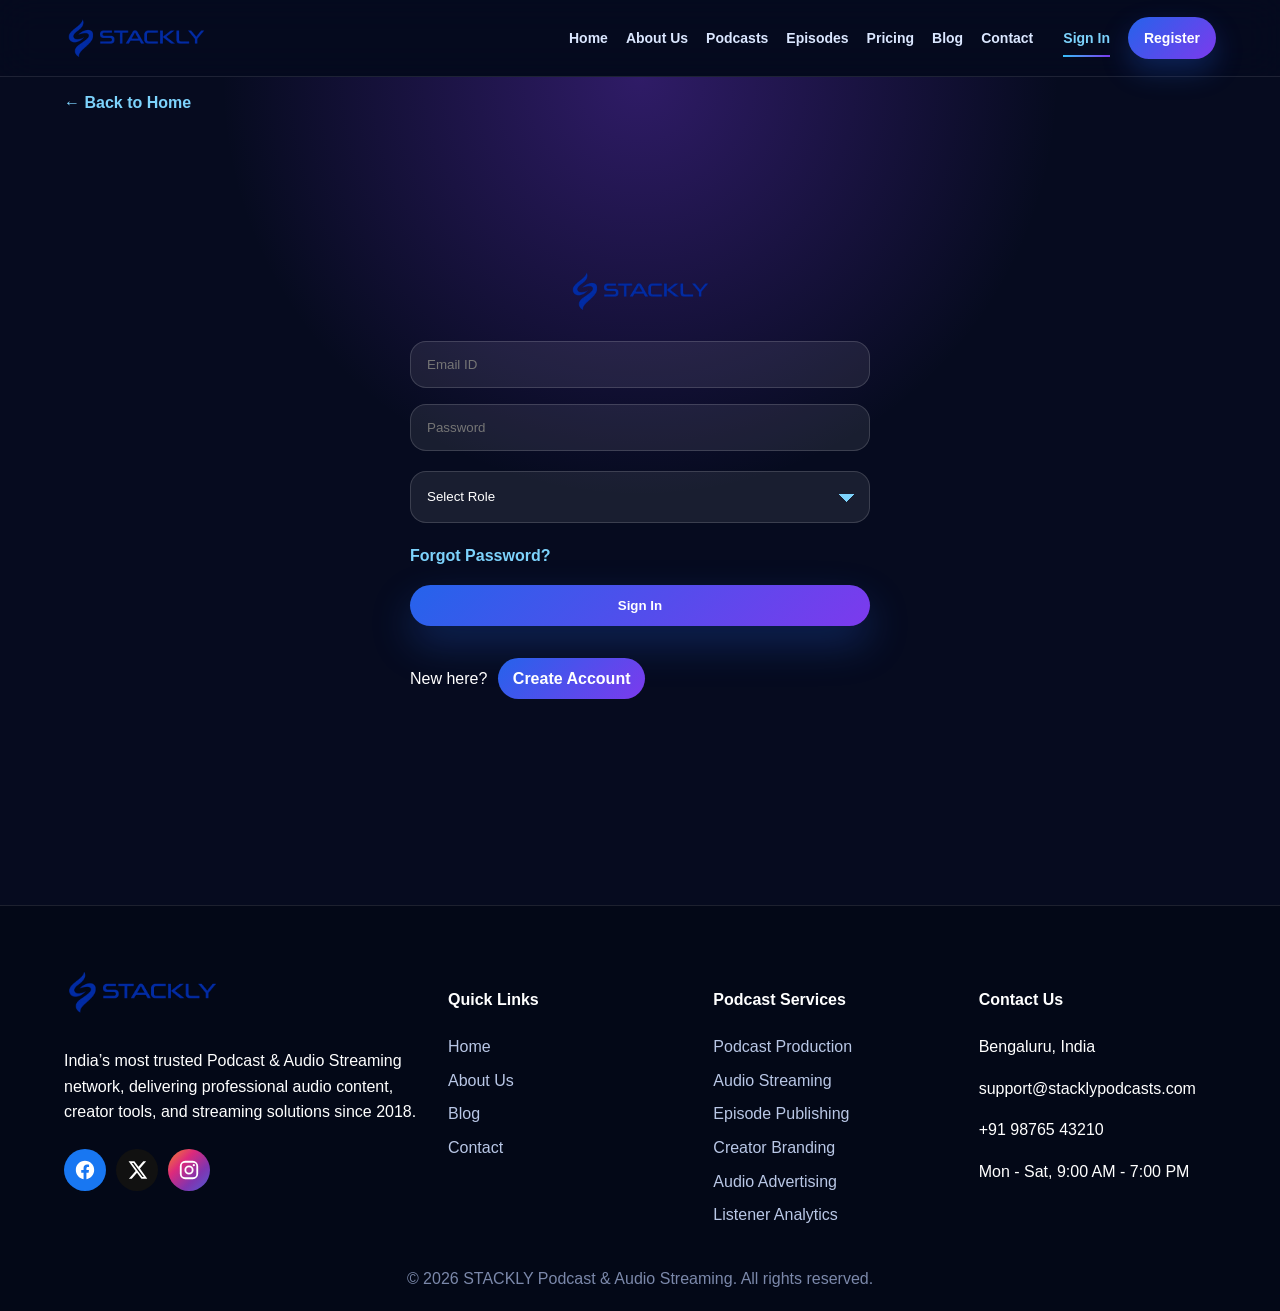
<file: client-dashboard.html>
<!DOCTYPE html><html lang="en"><head><meta charset="UTF-8"><meta name="viewport" content="width=device-width, initial-scale=1.0"><title>Client Dashboard | STACKLY</title><link rel="stylesheet" href="styles.css"></head><body class="dash-body">
<aside class="sidebar"><a class="brand" href="index.html" aria-label="STACKLY Home"><img src="stackly-logo.webp" alt="STACKLY Logo" class="brand-logo"></a><button data-panel="overview">Overview</button><button data-panel="podcasts">Podcasts</button><button data-panel="episodes">Episodes</button><button data-panel="analytics">Analytics</button><button data-panel="listeners">Listeners</button><button data-panel="reports">Reports</button><button data-panel="messages">Messages</button><button data-panel="settings">Settings</button><button data-panel="sign-out">Sign Out</button></aside>
<section class="dashboard"><header class="dash-header"><div><h1>Client Dashboard</h1><p>Navy Blue enterprise audio dashboard</p><div class="user-welcome" id="dashboardWelcome"><h2 id="welcomeTitle">Welcome, User</h2><p><strong>User Name:</strong> <span id="welcomeName">User</span> &nbsp; <strong>Email Address:</strong> <span id="welcomeEmail">Not available</span> &nbsp; <strong>Selected Role:</strong> <span id="welcomeRole">Not selected</span></p></div></div><a href="index.html" class="btn ghost">Home</a></header>
<div id="dashContent" data-dashboard="client">
<div class="dash-grid"><div class="dash-card"><span>Total Listeners</span><strong>245K</strong></div><div class="dash-card"><span>Episodes</span><strong>1,284</strong></div><div class="dash-card"><span>Revenue</span><strong>₹18.4L</strong></div><div class="dash-card"><span>Growth</span><strong>38%</strong></div></div>
<div class="dash-main"><div class="panel"><h2>Listener Analytics</h2><p>Track subscribed shows, saved episodes, listening history, and personalized recommendations.</p><div class="line-chart"><span></span><span></span><span></span><span></span><span></span></div></div><div class="panel"><h2>Recent Activity</h2><p>New episode published, report generated, listener segment updated, and messages received.</p></div></div>
</div></section><script src="script.js"></script></body></html>
</file>
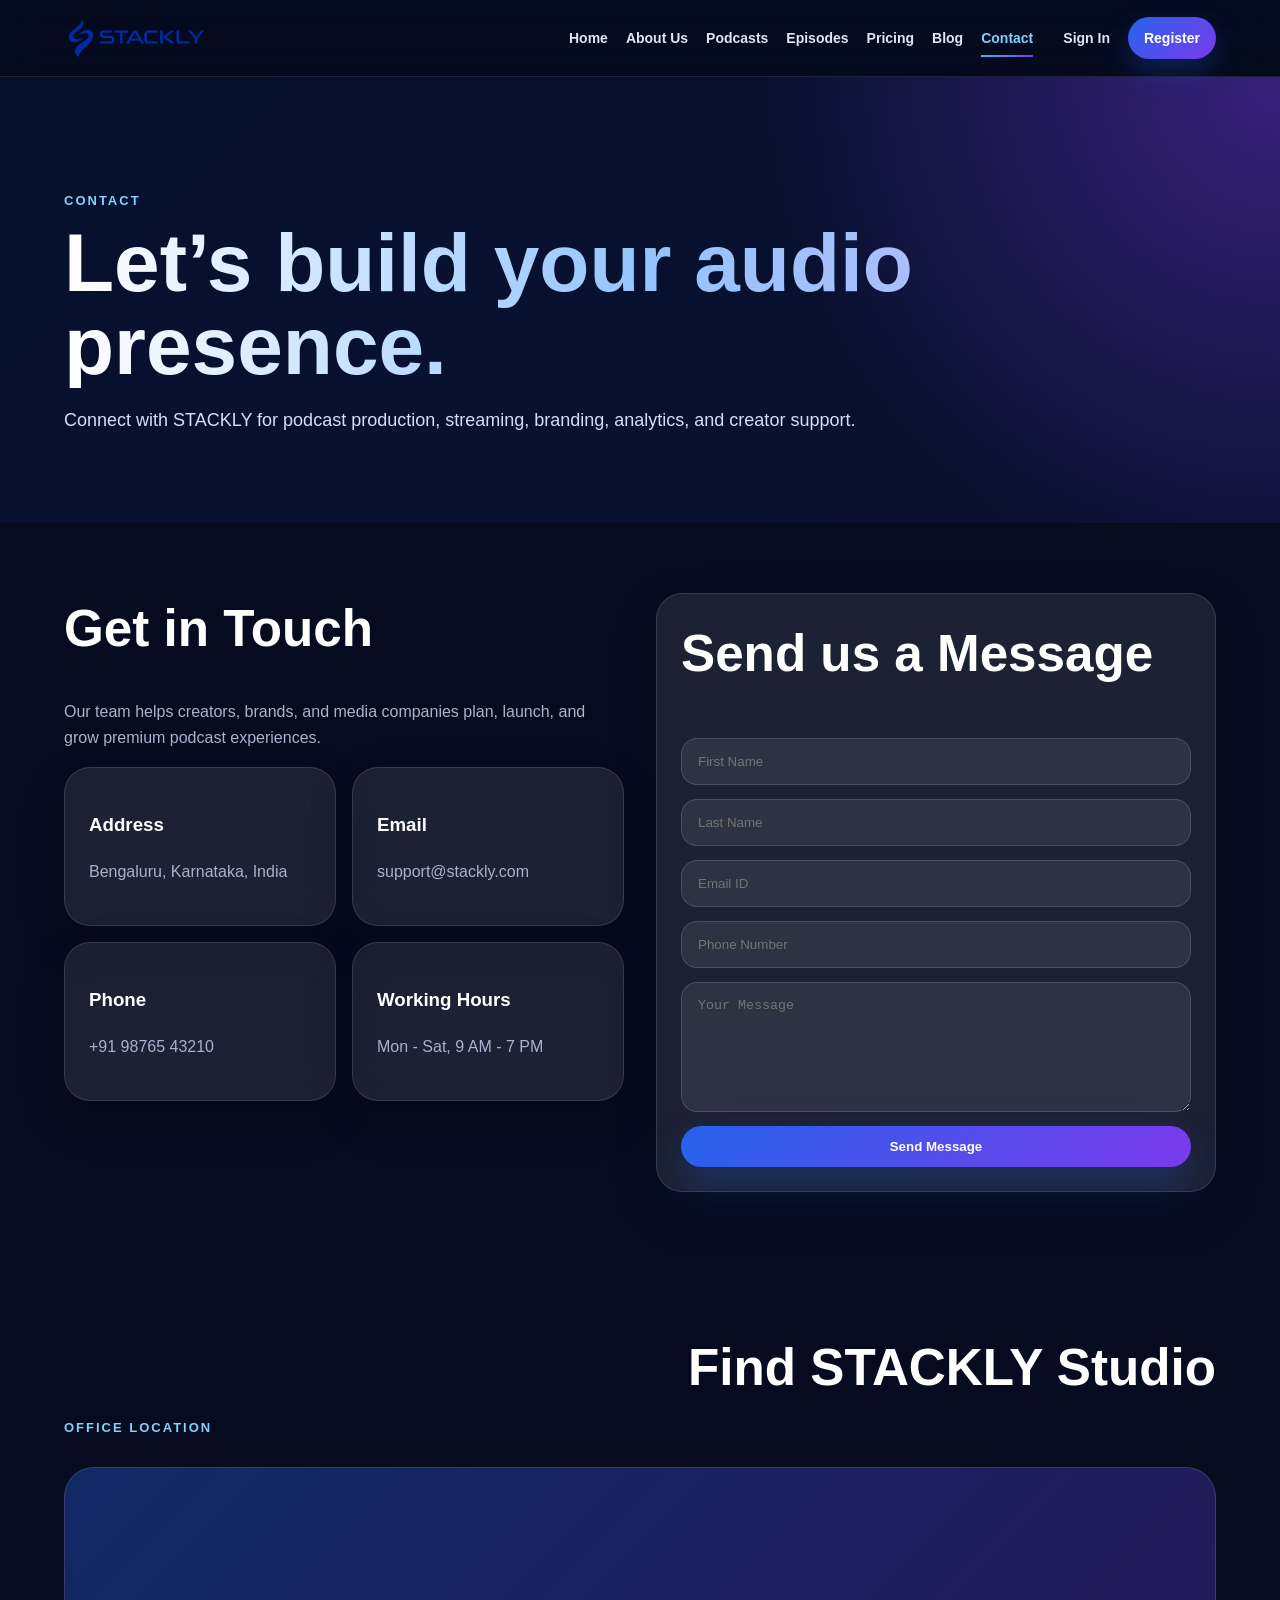
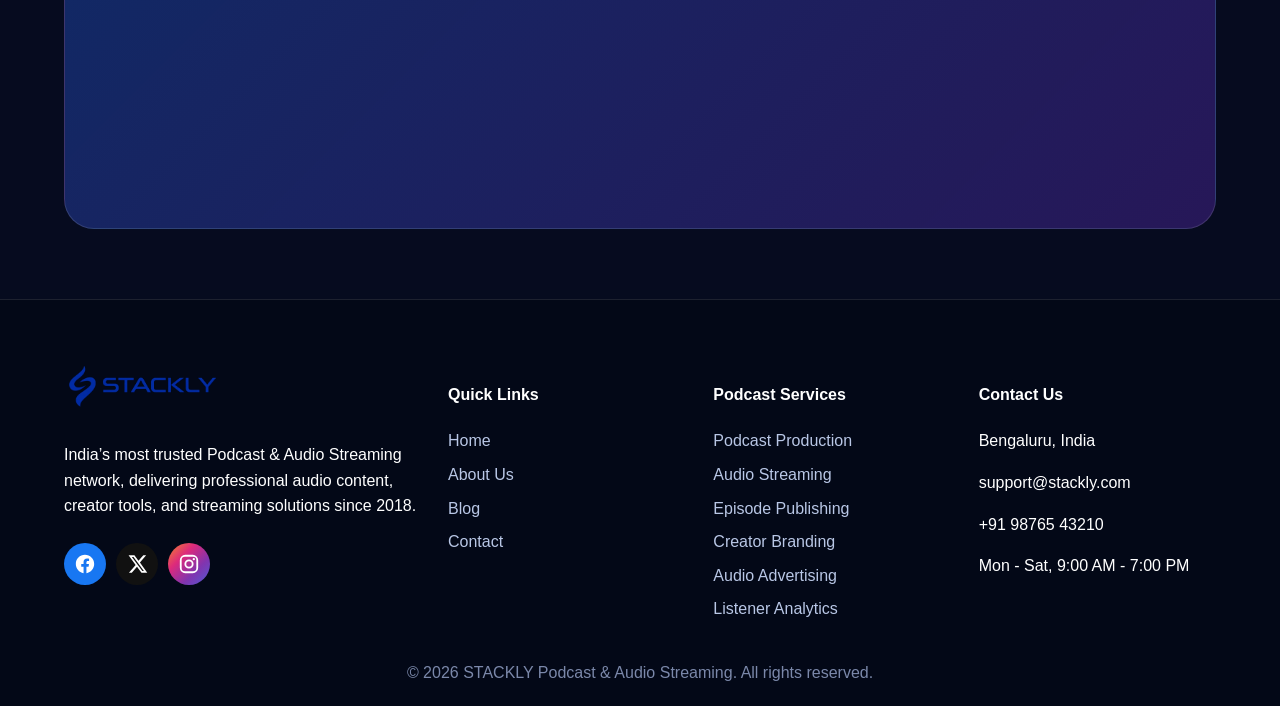
<file: contact.html>
<!DOCTYPE html>
<html lang="en">
<head>
  <meta charset="UTF-8"><meta name="viewport" content="width=device-width, initial-scale=1.0">
  <title>Contact | STACKLY</title><link rel="stylesheet" href="styles.css">
</head>
<body><header class="site-header">
  <a class="brand" href="index.html" aria-label="STACKLY Home"><img src="stackly-logo.webp" alt="STACKLY Logo" class="brand-logo"></a>
  <button class="menu-toggle" aria-label="Toggle menu">☰</button>
  <nav class="nav-menu"><a href="index.html" class="">Home</a>
<a href="about.html" class="">About Us</a>
<a href="podcasts.html" class="">Podcasts</a>
<a href="episodes.html" class="">Episodes</a>
<a href="pricing.html" class="">Pricing</a>
<a href="blog.html" class="">Blog</a>
<a href="contact.html" class="active">Contact</a>
<a href="signin.html" class="">Sign In</a>
<a href="register.html" class="nav-cta">Register</a></nav>
</header><main>
<section class="page-hero"><span class="eyebrow">Contact</span><h1>Let’s build your audio presence.</h1><p>Connect with STACKLY for podcast production, streaming, branding, analytics, and creator support.</p></section>
<section class="section contact-grid">
  <div><h2>Get in Touch</h2><p class="muted-text">Our team helps creators, brands, and media companies plan, launch, and grow premium podcast experiences.</p><div class="contact-cards"><div class="card"><h3>Address</h3><p>Bengaluru, Karnataka, India</p></div><div class="card"><h3>Email</h3><p>support@stackly.com</p></div><div class="card"><h3>Phone</h3><p>+91 98765 43210</p></div><div class="card"><h3>Working Hours</h3><p>Mon - Sat, 9 AM - 7 PM</p></div></div></div>
  <form class="form-card" id="contactForm"><h2>Send us a Message</h2><input data-alpha placeholder="First Name" required><input data-alpha placeholder="Last Name" required><input type="email" id="contactEmail" placeholder="Email ID" required><input data-number id="contactPhone" inputmode="numeric" minlength="10" maxlength="10" placeholder="Phone Number" required><textarea placeholder="Your Message" required></textarea><button class="btn" type="submit">Send Message</button></form>
</section>
<section class="section"><div class="section-head"><span class="eyebrow">Office Location</span><h2>Find STACKLY Studio</h2></div><div class="map-box"><iframe title="STACKLY Bengaluru Map" src="https://www.google.com/maps?q=Bengaluru%20Karnataka%20India&output=embed" loading="lazy"></iframe></div></section>
</main><footer class="footer">
  <div class="footer-grid">
    <div>
      <a class="brand footer-brand" href="index.html" aria-label="STACKLY Home"><img src="stackly-logo.webp" alt="STACKLY Logo" class="brand-logo"></a>
      <p>India’s most trusted Podcast & Audio Streaming network, delivering professional audio content, creator tools, and streaming solutions since 2018.</p>
      <div class="socials">
      <a href="404.html" aria-label="Facebook" class="social-icon facebook"><svg viewBox="0 0 24 24"><path d="M22 12.06C22 6.48 17.52 2 11.94 2S2 6.48 2 12.06c0 5.02 3.66 9.18 8.44 9.94v-7.03H7.9v-2.91h2.54V9.84c0-2.5 1.49-3.88 3.77-3.88 1.09 0 2.23.19 2.23.19v2.45h-1.25c-1.24 0-1.63.77-1.63 1.56v1.9h2.78l-.44 2.91h-2.34V22C18.34 21.24 22 17.08 22 12.06z"/></svg></a>
      <a href="404.html" aria-label="X" class="social-icon x"><svg viewBox="0 0 24 24"><path d="M18.9 2.5h3.1l-6.8 7.8 8 11.2h-6.3l-4.9-6.5-5.7 6.5H3.2l7.3-8.3L2.8 2.5h6.4l4.4 5.9 5.3-5.9zm-1.1 17h1.7L8.2 4.4H6.4l11.4 15.1z"/></svg></a>
      <a href="404.html" aria-label="Instagram" class="social-icon instagram"><svg viewBox="0 0 24 24"><path d="M7.8 2h8.4A5.81 5.81 0 0 1 22 7.8v8.4a5.81 5.81 0 0 1-5.8 5.8H7.8A5.81 5.81 0 0 1 2 16.2V7.8A5.81 5.81 0 0 1 7.8 2zm-.2 2A3.6 3.6 0 0 0 4 7.6v8.8A3.6 3.6 0 0 0 7.6 20h8.8a3.6 3.6 0 0 0 3.6-3.6V7.6A3.6 3.6 0 0 0 16.4 4H7.6zm9.65 1.5a1.25 1.25 0 1 1 0 2.5 1.25 1.25 0 0 1 0-2.5zM12 7a5 5 0 1 1 0 10 5 5 0 0 1 0-10zm0 2a3 3 0 1 0 0 6 3 3 0 0 0 0-6z"/></svg></a>
    </div>
    </div>
    <div><h4>Quick Links</h4><a href="index.html">Home</a>
<a href="about.html">About Us</a>
<a href="blog.html">Blog</a>
<a href="contact.html">Contact</a></div>
    <div><h4>Podcast Services</h4>
      <a href="404.html">Podcast Production</a><a href="404.html">Audio Streaming</a><a href="404.html">Episode Publishing</a><a href="404.html">Creator Branding</a><a href="404.html">Audio Advertising</a><a href="404.html">Listener Analytics</a>
    </div>
    <div><h4>Contact Us</h4><p>Bengaluru, India</p><p>support@stackly.com</p><p>+91 98765 43210</p><p>Mon - Sat, 9:00 AM - 7:00 PM</p></div>
  </div>
  <div class="footer-bottom">© 2026 STACKLY Podcast & Audio Streaming. All rights reserved.</div>
</footer><script src="script.js"></script></body></html>
</file>
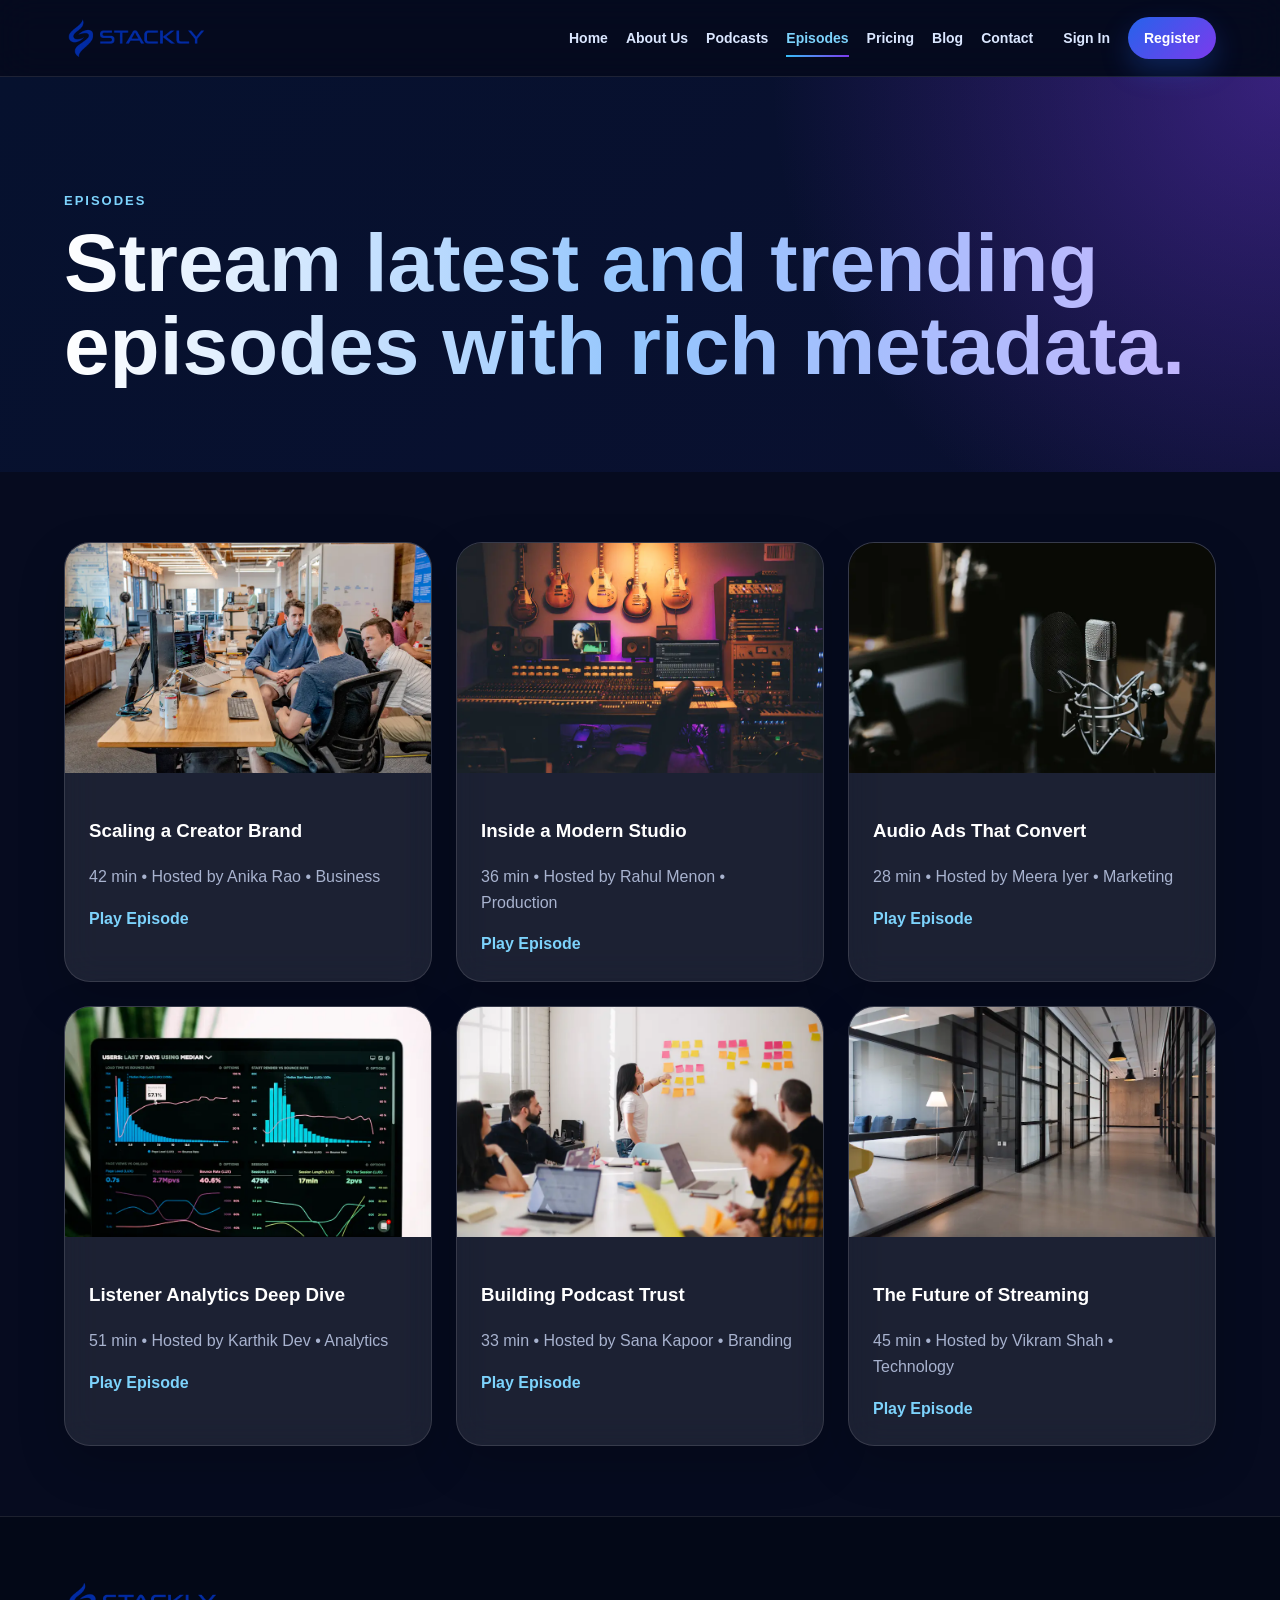
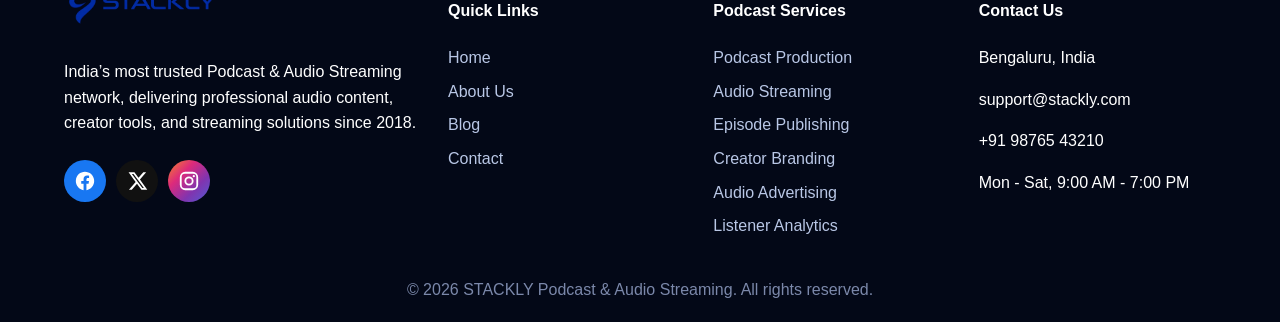
<file: episodes.html>
<!DOCTYPE html>
<html lang="en">
<head>
  <meta charset="UTF-8"><meta name="viewport" content="width=device-width, initial-scale=1.0">
  <title>Episodes | STACKLY</title><link rel="stylesheet" href="styles.css">
</head>
<body><header class="site-header">
  <a class="brand" href="index.html" aria-label="STACKLY Home"><img src="stackly-logo.webp" alt="STACKLY Logo" class="brand-logo"></a>
  <button class="menu-toggle" aria-label="Toggle menu">☰</button>
  <nav class="nav-menu"><a href="index.html" class="">Home</a>
<a href="about.html" class="">About Us</a>
<a href="podcasts.html" class="">Podcasts</a>
<a href="episodes.html" class="active">Episodes</a>
<a href="pricing.html" class="">Pricing</a>
<a href="blog.html" class="">Blog</a>
<a href="contact.html" class="">Contact</a>
<a href="signin.html" class="">Sign In</a>
<a href="register.html" class="nav-cta">Register</a></nav>
</header><main><section class="page-hero"><span class="eyebrow">Episodes</span><h1>Stream latest and trending episodes with rich metadata.</h1></section><section class="section"><div class="cards"><article class="card image-card"><img src="photo-1556761175-b413da4baf72.webp" alt="Scaling a Creator Brand"><div><h3>Scaling a Creator Brand</h3><p>42 min • Hosted by Anika Rao • Business</p><a href="404.html">Play Episode</a></div></article><article class="card image-card"><img src="photo-1598488035139-bdbb2231ce04.webp" alt="Inside a Modern Studio"><div><h3>Inside a Modern Studio</h3><p>36 min • Hosted by Rahul Menon • Production</p><a href="404.html">Play Episode</a></div></article><article class="card image-card"><img src="photo-1478737270239-2f02b77fc618.webp" alt="Audio Ads That Convert"><div><h3>Audio Ads That Convert</h3><p>28 min • Hosted by Meera Iyer • Marketing</p><a href="404.html">Play Episode</a></div></article><article class="card image-card"><img src="photo-1551288049-bebda4e38f71.webp" alt="Listener Analytics Deep Dive"><div><h3>Listener Analytics Deep Dive</h3><p>51 min • Hosted by Karthik Dev • Analytics</p><a href="404.html">Play Episode</a></div></article><article class="card image-card"><img src="photo-1552664730-d307ca884978.webp" alt="Building Podcast Trust"><div><h3>Building Podcast Trust</h3><p>33 min • Hosted by Sana Kapoor • Branding</p><a href="404.html">Play Episode</a></div></article><article class="card image-card"><img src="photo-1497366754035-f200968a6e72.webp" alt="The Future of Streaming"><div><h3>The Future of Streaming</h3><p>45 min • Hosted by Vikram Shah • Technology</p><a href="404.html">Play Episode</a></div></article></div></section></main><footer class="footer">
  <div class="footer-grid">
    <div>
      <a class="brand footer-brand" href="index.html" aria-label="STACKLY Home"><img src="stackly-logo.webp" alt="STACKLY Logo" class="brand-logo"></a>
      <p>India’s most trusted Podcast & Audio Streaming network, delivering professional audio content, creator tools, and streaming solutions since 2018.</p>
      <div class="socials">
      <a href="404.html" aria-label="Facebook" class="social-icon facebook"><svg viewBox="0 0 24 24"><path d="M22 12.06C22 6.48 17.52 2 11.94 2S2 6.48 2 12.06c0 5.02 3.66 9.18 8.44 9.94v-7.03H7.9v-2.91h2.54V9.84c0-2.5 1.49-3.88 3.77-3.88 1.09 0 2.23.19 2.23.19v2.45h-1.25c-1.24 0-1.63.77-1.63 1.56v1.9h2.78l-.44 2.91h-2.34V22C18.34 21.24 22 17.08 22 12.06z"/></svg></a>
      <a href="404.html" aria-label="X" class="social-icon x"><svg viewBox="0 0 24 24"><path d="M18.9 2.5h3.1l-6.8 7.8 8 11.2h-6.3l-4.9-6.5-5.7 6.5H3.2l7.3-8.3L2.8 2.5h6.4l4.4 5.9 5.3-5.9zm-1.1 17h1.7L8.2 4.4H6.4l11.4 15.1z"/></svg></a>
      <a href="404.html" aria-label="Instagram" class="social-icon instagram"><svg viewBox="0 0 24 24"><path d="M7.8 2h8.4A5.81 5.81 0 0 1 22 7.8v8.4a5.81 5.81 0 0 1-5.8 5.8H7.8A5.81 5.81 0 0 1 2 16.2V7.8A5.81 5.81 0 0 1 7.8 2zm-.2 2A3.6 3.6 0 0 0 4 7.6v8.8A3.6 3.6 0 0 0 7.6 20h8.8a3.6 3.6 0 0 0 3.6-3.6V7.6A3.6 3.6 0 0 0 16.4 4H7.6zm9.65 1.5a1.25 1.25 0 1 1 0 2.5 1.25 1.25 0 0 1 0-2.5zM12 7a5 5 0 1 1 0 10 5 5 0 0 1 0-10zm0 2a3 3 0 1 0 0 6 3 3 0 0 0 0-6z"/></svg></a>
    </div>
    </div>
    <div><h4>Quick Links</h4><a href="index.html">Home</a>
<a href="about.html">About Us</a>
<a href="blog.html">Blog</a>
<a href="contact.html">Contact</a></div>
    <div><h4>Podcast Services</h4>
      <a href="404.html">Podcast Production</a><a href="404.html">Audio Streaming</a><a href="404.html">Episode Publishing</a><a href="404.html">Creator Branding</a><a href="404.html">Audio Advertising</a><a href="404.html">Listener Analytics</a>
    </div>
    <div><h4>Contact Us</h4><p>Bengaluru, India</p><p>support@stackly.com</p><p>+91 98765 43210</p><p>Mon - Sat, 9:00 AM - 7:00 PM</p></div>
  </div>
  <div class="footer-bottom">© 2026 STACKLY Podcast & Audio Streaming. All rights reserved.</div>
</footer><script src="script.js"></script></body></html>
</file>
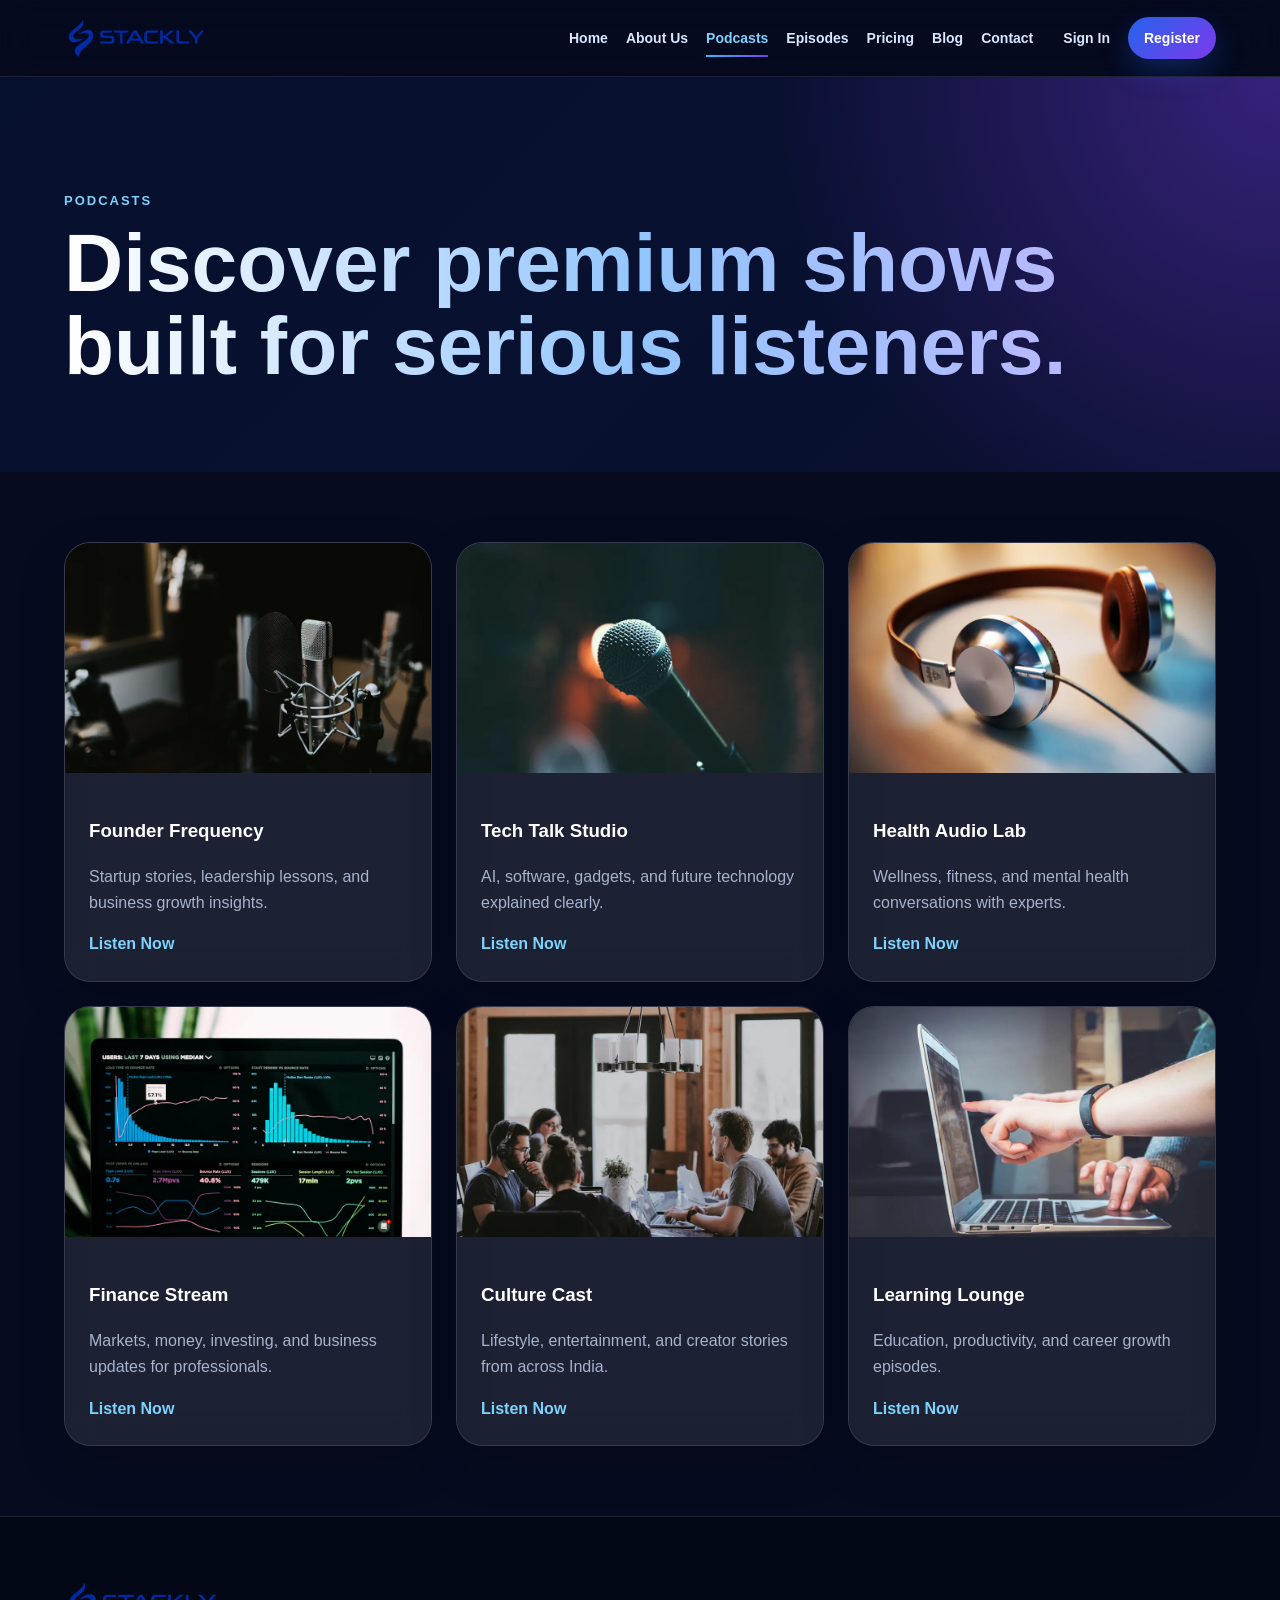
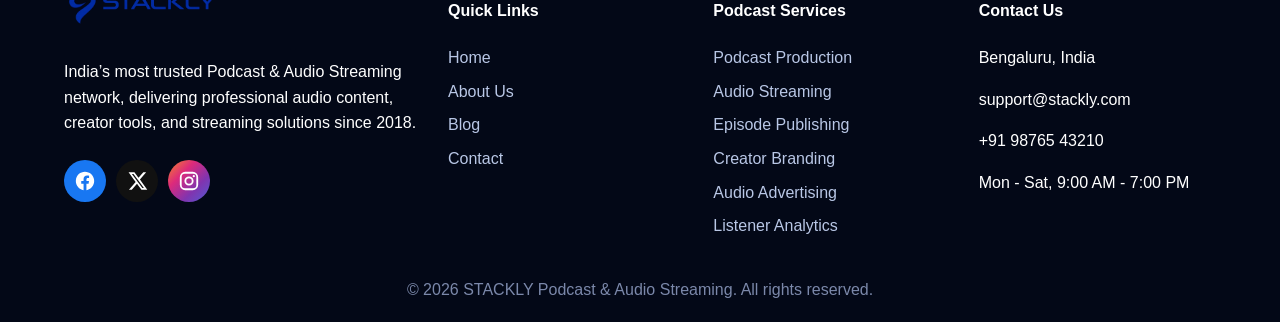
<file: podcasts.html>
<!DOCTYPE html>
<html lang="en">
<head>
  <meta charset="UTF-8"><meta name="viewport" content="width=device-width, initial-scale=1.0">
  <title>Podcasts | STACKLY</title><link rel="stylesheet" href="styles.css">
</head>
<body><header class="site-header">
  <a class="brand" href="index.html" aria-label="STACKLY Home"><img src="stackly-logo.webp" alt="STACKLY Logo" class="brand-logo"></a>
  <button class="menu-toggle" aria-label="Toggle menu">☰</button>
  <nav class="nav-menu"><a href="index.html" class="">Home</a>
<a href="about.html" class="">About Us</a>
<a href="podcasts.html" class="active">Podcasts</a>
<a href="episodes.html" class="">Episodes</a>
<a href="pricing.html" class="">Pricing</a>
<a href="blog.html" class="">Blog</a>
<a href="contact.html" class="">Contact</a>
<a href="signin.html" class="">Sign In</a>
<a href="register.html" class="nav-cta">Register</a></nav>
</header><main><section class="page-hero"><span class="eyebrow">Podcasts</span><h1>Discover premium shows built for serious listeners.</h1></section><section class="section"><div class="cards"><article class="card image-card"><img src="photo-1478737270239-2f02b77fc618.webp" alt="Founder Frequency"><div><h3>Founder Frequency</h3><p>Startup stories, leadership lessons, and business growth insights.</p><a href="404.html">Listen Now</a></div></article><article class="card image-card"><img src="photo-1516280440614-37939bbacd81.webp" alt="Tech Talk Studio"><div><h3>Tech Talk Studio</h3><p>AI, software, gadgets, and future technology explained clearly.</p><a href="404.html">Listen Now</a></div></article><article class="card image-card"><img src="photo-1484704849700-f032a568e944.webp" alt="Health Audio Lab"><div><h3>Health Audio Lab</h3><p>Wellness, fitness, and mental health conversations with experts.</p><a href="404.html">Listen Now</a></div></article><article class="card image-card"><img src="photo-1551288049-bebda4e38f71.webp" alt="Finance Stream"><div><h3>Finance Stream</h3><p>Markets, money, investing, and business updates for professionals.</p><a href="404.html">Listen Now</a></div></article><article class="card image-card"><img src="photo-1521737604893-d14cc237f11d.webp" alt="Culture Cast"><div><h3>Culture Cast</h3><p>Lifestyle, entertainment, and creator stories from across India.</p><a href="404.html">Listen Now</a></div></article><article class="card image-card"><img src="photo-1516321318423-f06f85e504b3.webp" alt="Learning Lounge"><div><h3>Learning Lounge</h3><p>Education, productivity, and career growth episodes.</p><a href="404.html">Listen Now</a></div></article></div></section></main><footer class="footer">
  <div class="footer-grid">
    <div>
      <a class="brand footer-brand" href="index.html" aria-label="STACKLY Home"><img src="stackly-logo.webp" alt="STACKLY Logo" class="brand-logo"></a>
      <p>India’s most trusted Podcast & Audio Streaming network, delivering professional audio content, creator tools, and streaming solutions since 2018.</p>
      <div class="socials">
      <a href="404.html" aria-label="Facebook" class="social-icon facebook"><svg viewBox="0 0 24 24"><path d="M22 12.06C22 6.48 17.52 2 11.94 2S2 6.48 2 12.06c0 5.02 3.66 9.18 8.44 9.94v-7.03H7.9v-2.91h2.54V9.84c0-2.5 1.49-3.88 3.77-3.88 1.09 0 2.23.19 2.23.19v2.45h-1.25c-1.24 0-1.63.77-1.63 1.56v1.9h2.78l-.44 2.91h-2.34V22C18.34 21.24 22 17.08 22 12.06z"/></svg></a>
      <a href="404.html" aria-label="X" class="social-icon x"><svg viewBox="0 0 24 24"><path d="M18.9 2.5h3.1l-6.8 7.8 8 11.2h-6.3l-4.9-6.5-5.7 6.5H3.2l7.3-8.3L2.8 2.5h6.4l4.4 5.9 5.3-5.9zm-1.1 17h1.7L8.2 4.4H6.4l11.4 15.1z"/></svg></a>
      <a href="404.html" aria-label="Instagram" class="social-icon instagram"><svg viewBox="0 0 24 24"><path d="M7.8 2h8.4A5.81 5.81 0 0 1 22 7.8v8.4a5.81 5.81 0 0 1-5.8 5.8H7.8A5.81 5.81 0 0 1 2 16.2V7.8A5.81 5.81 0 0 1 7.8 2zm-.2 2A3.6 3.6 0 0 0 4 7.6v8.8A3.6 3.6 0 0 0 7.6 20h8.8a3.6 3.6 0 0 0 3.6-3.6V7.6A3.6 3.6 0 0 0 16.4 4H7.6zm9.65 1.5a1.25 1.25 0 1 1 0 2.5 1.25 1.25 0 0 1 0-2.5zM12 7a5 5 0 1 1 0 10 5 5 0 0 1 0-10zm0 2a3 3 0 1 0 0 6 3 3 0 0 0 0-6z"/></svg></a>
    </div>
    </div>
    <div><h4>Quick Links</h4><a href="index.html">Home</a>
<a href="about.html">About Us</a>
<a href="blog.html">Blog</a>
<a href="contact.html">Contact</a></div>
    <div><h4>Podcast Services</h4>
      <a href="404.html">Podcast Production</a><a href="404.html">Audio Streaming</a><a href="404.html">Episode Publishing</a><a href="404.html">Creator Branding</a><a href="404.html">Audio Advertising</a><a href="404.html">Listener Analytics</a>
    </div>
    <div><h4>Contact Us</h4><p>Bengaluru, India</p><p>support@stackly.com</p><p>+91 98765 43210</p><p>Mon - Sat, 9:00 AM - 7:00 PM</p></div>
  </div>
  <div class="footer-bottom">© 2026 STACKLY Podcast & Audio Streaming. All rights reserved.</div>
</footer><script src="script.js"></script></body></html>
</file>
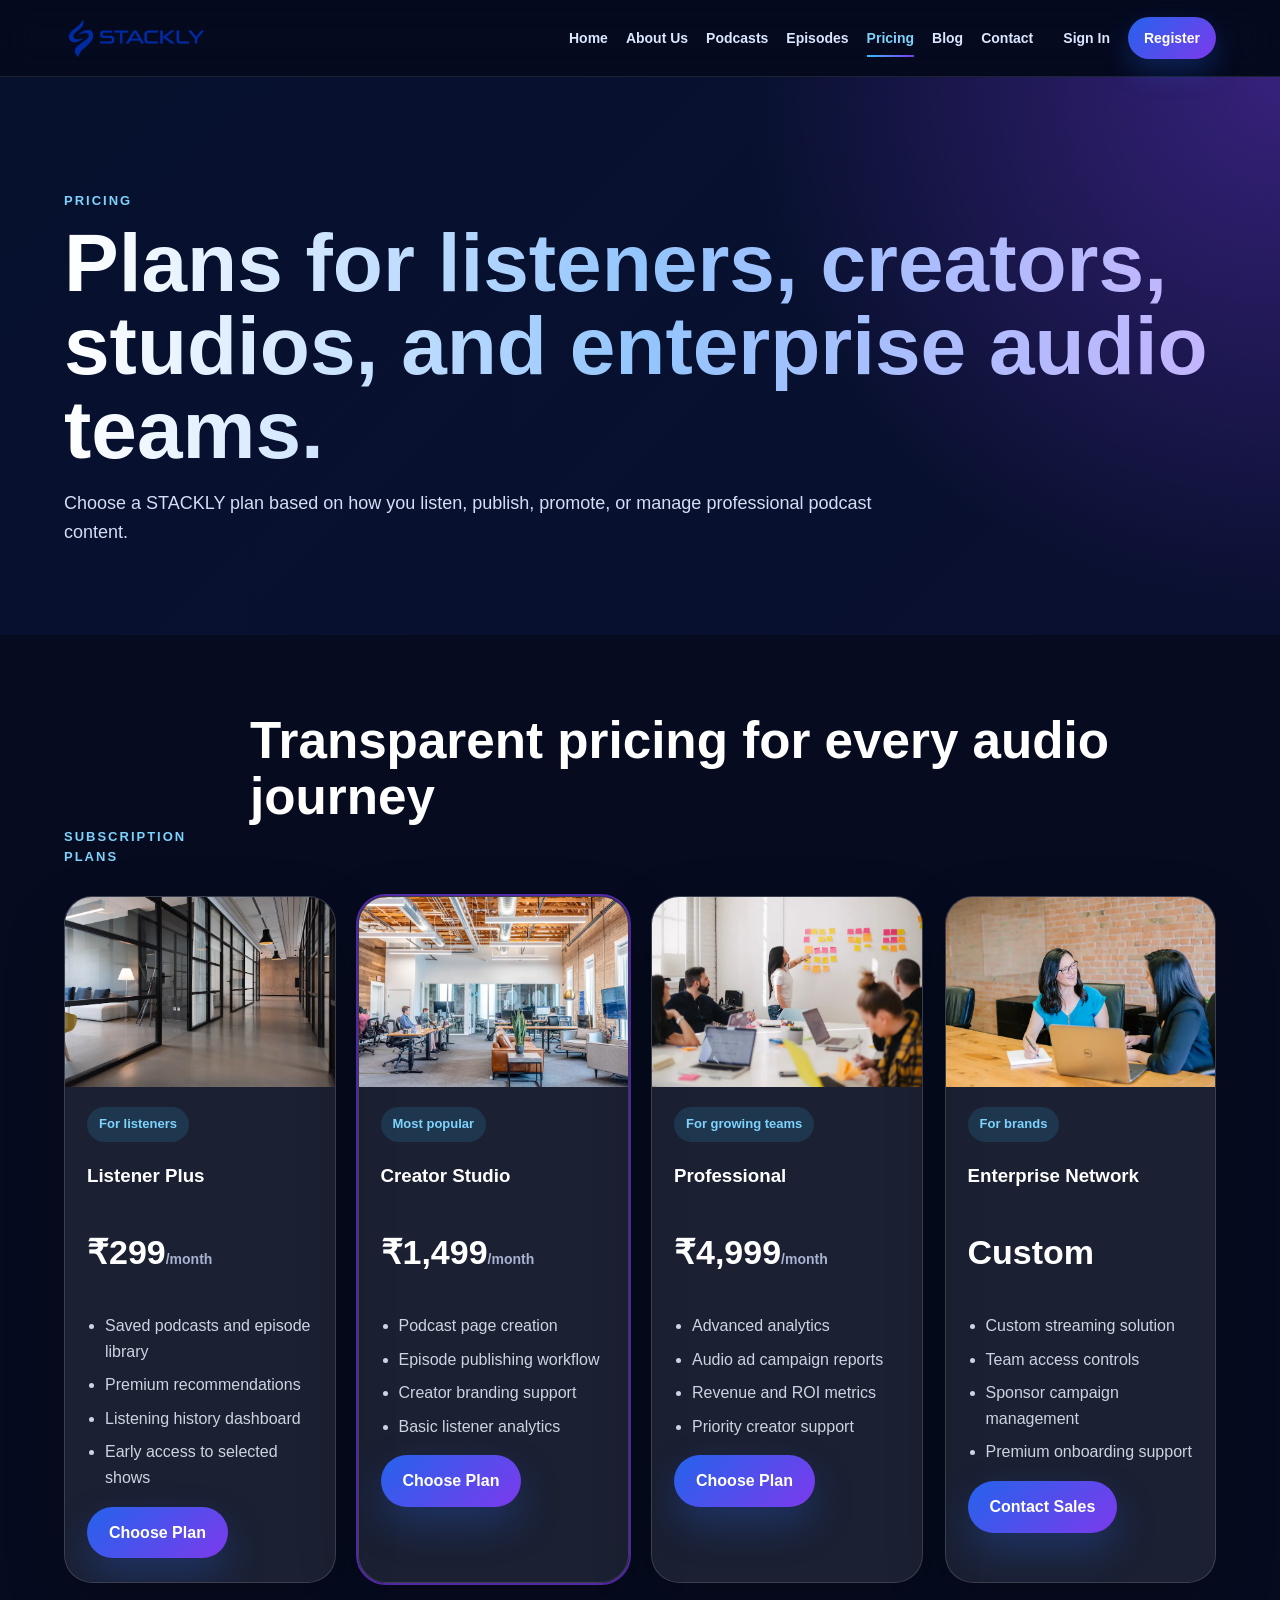
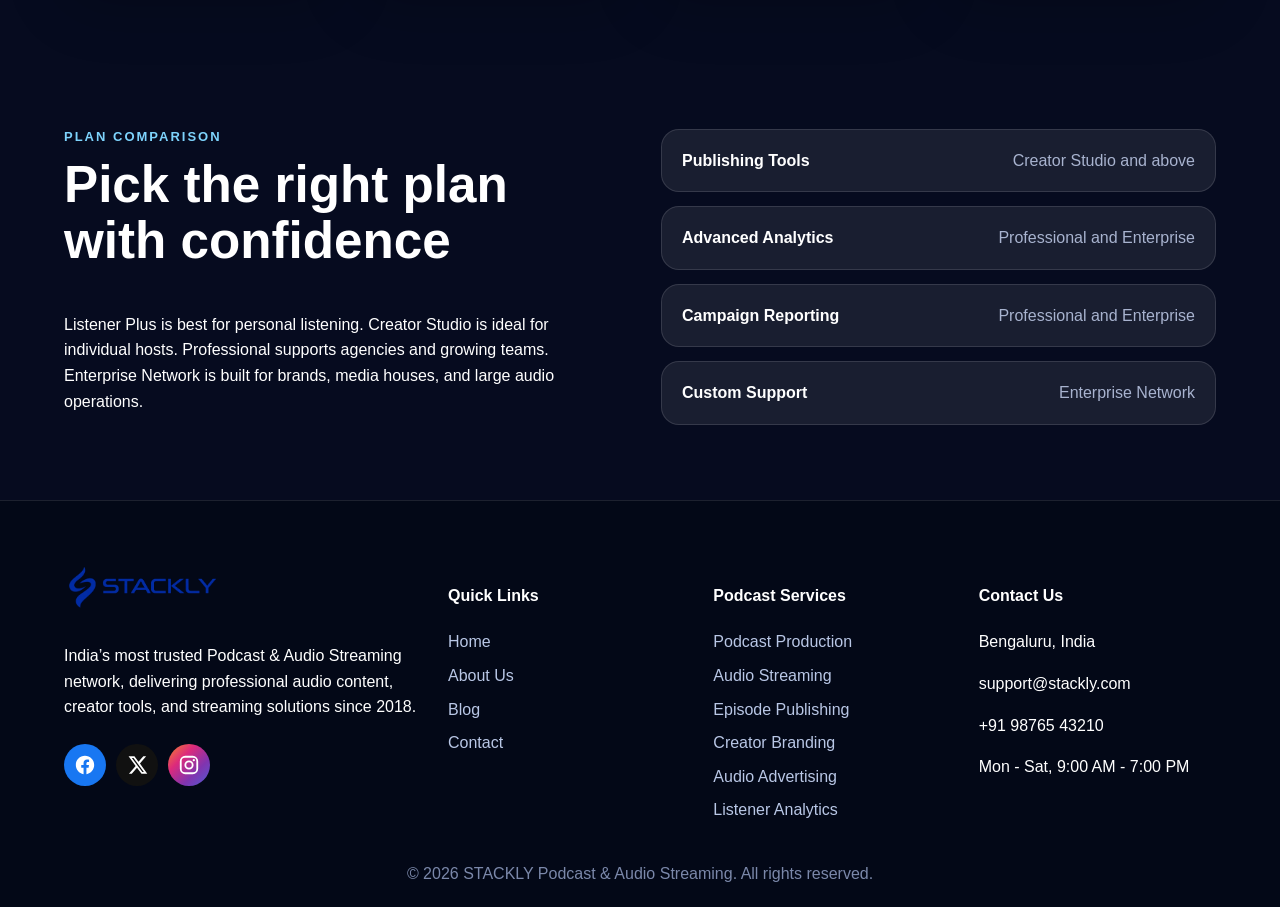
<file: pricing.html>
<!DOCTYPE html>
<html lang="en">
<head>
  <meta charset="UTF-8"><meta name="viewport" content="width=device-width, initial-scale=1.0">
  <title>Pricing | STACKLY</title><link rel="stylesheet" href="styles.css">
</head>
<body><header class="site-header">
  <a class="brand" href="index.html" aria-label="STACKLY Home"><img src="stackly-logo.webp" alt="STACKLY Logo" class="brand-logo"></a>
  <button class="menu-toggle" aria-label="Toggle menu">☰</button>
  <nav class="nav-menu"><a href="index.html" class="">Home</a>
<a href="about.html" class="">About Us</a>
<a href="podcasts.html" class="">Podcasts</a>
<a href="episodes.html" class="">Episodes</a>
<a href="pricing.html" class="active">Pricing</a>
<a href="blog.html" class="">Blog</a>
<a href="contact.html" class="">Contact</a>
<a href="signin.html" class="">Sign In</a>
<a href="register.html" class="nav-cta">Register</a></nav>
</header><main>
<section class="page-hero">
  <span class="eyebrow">Pricing</span>
  <h1>Plans for listeners, creators, studios, and enterprise audio teams.</h1>
  <p>Choose a STACKLY plan based on how you listen, publish, promote, or manage professional podcast content.</p>
</section>

<section class="section">
  <div class="section-head"><span class="eyebrow">Subscription Plans</span><h2>Transparent pricing for every audio journey</h2></div>
  <div class="pricing-grid">
    <article class="price-card">
      <img src="photo-1497366754035-f200968a6e72.webp" alt="Listener plan">
      <span class="plan-tag">For listeners</span>
      <h3>Listener Plus</h3>
      <p class="price">₹299<span>/month</span></p>
      <ul><li>Saved podcasts and episode library</li><li>Premium recommendations</li><li>Listening history dashboard</li><li>Early access to selected shows</li></ul>
      <a href="404.html" class="btn">Choose Plan</a>
    </article>
    <article class="price-card highlight">
      <img src="photo-1556761175-4b46a572b786.webp" alt="Creator plan">
      <span class="plan-tag">Most popular</span>
      <h3>Creator Studio</h3>
      <p class="price">₹1,499<span>/month</span></p>
      <ul><li>Podcast page creation</li><li>Episode publishing workflow</li><li>Creator branding support</li><li>Basic listener analytics</li></ul>
      <a href="404.html" class="btn">Choose Plan</a>
    </article>
    <article class="price-card">
      <img src="photo-1552664730-d307ca884978.webp" alt="Professional plan">
      <span class="plan-tag">For growing teams</span>
      <h3>Professional</h3>
      <p class="price">₹4,999<span>/month</span></p>
      <ul><li>Advanced analytics</li><li>Audio ad campaign reports</li><li>Revenue and ROI metrics</li><li>Priority creator support</li></ul>
      <a href="404.html" class="btn">Choose Plan</a>
    </article>
    <article class="price-card">
      <img src="photo-1551836022-d5d88e9218df.webp" alt="Enterprise plan">
      <span class="plan-tag">For brands</span>
      <h3>Enterprise Network</h3>
      <p class="price">Custom</p>
      <ul><li>Custom streaming solution</li><li>Team access controls</li><li>Sponsor campaign management</li><li>Premium onboarding support</li></ul>
      <a href="404.html" class="btn">Contact Sales</a>
    </article>
  </div>
</section>

<section class="section split">
  <div>
    <span class="eyebrow">Plan Comparison</span>
    <h2>Pick the right plan with confidence</h2>
    <p>Listener Plus is best for personal listening. Creator Studio is ideal for individual hosts. Professional supports agencies and growing teams. Enterprise Network is built for brands, media houses, and large audio operations.</p>
  </div>
  <div class="comparison-box">
    <div><strong>Publishing Tools</strong><span>Creator Studio and above</span></div>
    <div><strong>Advanced Analytics</strong><span>Professional and Enterprise</span></div>
    <div><strong>Campaign Reporting</strong><span>Professional and Enterprise</span></div>
    <div><strong>Custom Support</strong><span>Enterprise Network</span></div>
  </div>
</section>
</main><footer class="footer">
  <div class="footer-grid">
    <div>
      <a class="brand footer-brand" href="index.html" aria-label="STACKLY Home"><img src="stackly-logo.webp" alt="STACKLY Logo" class="brand-logo"></a>
      <p>India’s most trusted Podcast & Audio Streaming network, delivering professional audio content, creator tools, and streaming solutions since 2018.</p>
      <div class="socials">
      <a href="404.html" aria-label="Facebook" class="social-icon facebook"><svg viewBox="0 0 24 24"><path d="M22 12.06C22 6.48 17.52 2 11.94 2S2 6.48 2 12.06c0 5.02 3.66 9.18 8.44 9.94v-7.03H7.9v-2.91h2.54V9.84c0-2.5 1.49-3.88 3.77-3.88 1.09 0 2.23.19 2.23.19v2.45h-1.25c-1.24 0-1.63.77-1.63 1.56v1.9h2.78l-.44 2.91h-2.34V22C18.34 21.24 22 17.08 22 12.06z"/></svg></a>
      <a href="404.html" aria-label="X" class="social-icon x"><svg viewBox="0 0 24 24"><path d="M18.9 2.5h3.1l-6.8 7.8 8 11.2h-6.3l-4.9-6.5-5.7 6.5H3.2l7.3-8.3L2.8 2.5h6.4l4.4 5.9 5.3-5.9zm-1.1 17h1.7L8.2 4.4H6.4l11.4 15.1z"/></svg></a>
      <a href="404.html" aria-label="Instagram" class="social-icon instagram"><svg viewBox="0 0 24 24"><path d="M7.8 2h8.4A5.81 5.81 0 0 1 22 7.8v8.4a5.81 5.81 0 0 1-5.8 5.8H7.8A5.81 5.81 0 0 1 2 16.2V7.8A5.81 5.81 0 0 1 7.8 2zm-.2 2A3.6 3.6 0 0 0 4 7.6v8.8A3.6 3.6 0 0 0 7.6 20h8.8a3.6 3.6 0 0 0 3.6-3.6V7.6A3.6 3.6 0 0 0 16.4 4H7.6zm9.65 1.5a1.25 1.25 0 1 1 0 2.5 1.25 1.25 0 0 1 0-2.5zM12 7a5 5 0 1 1 0 10 5 5 0 0 1 0-10zm0 2a3 3 0 1 0 0 6 3 3 0 0 0 0-6z"/></svg></a>
    </div>
    </div>
    <div><h4>Quick Links</h4><a href="index.html">Home</a>
<a href="about.html">About Us</a>
<a href="blog.html">Blog</a>
<a href="contact.html">Contact</a></div>
    <div><h4>Podcast Services</h4>
      <a href="404.html">Podcast Production</a><a href="404.html">Audio Streaming</a><a href="404.html">Episode Publishing</a><a href="404.html">Creator Branding</a><a href="404.html">Audio Advertising</a><a href="404.html">Listener Analytics</a>
    </div>
    <div><h4>Contact Us</h4><p>Bengaluru, India</p><p>support@stackly.com</p><p>+91 98765 43210</p><p>Mon - Sat, 9:00 AM - 7:00 PM</p></div>
  </div>
  <div class="footer-bottom">© 2026 STACKLY Podcast & Audio Streaming. All rights reserved.</div>
</footer><script src="script.js"></script></body></html>
</file>
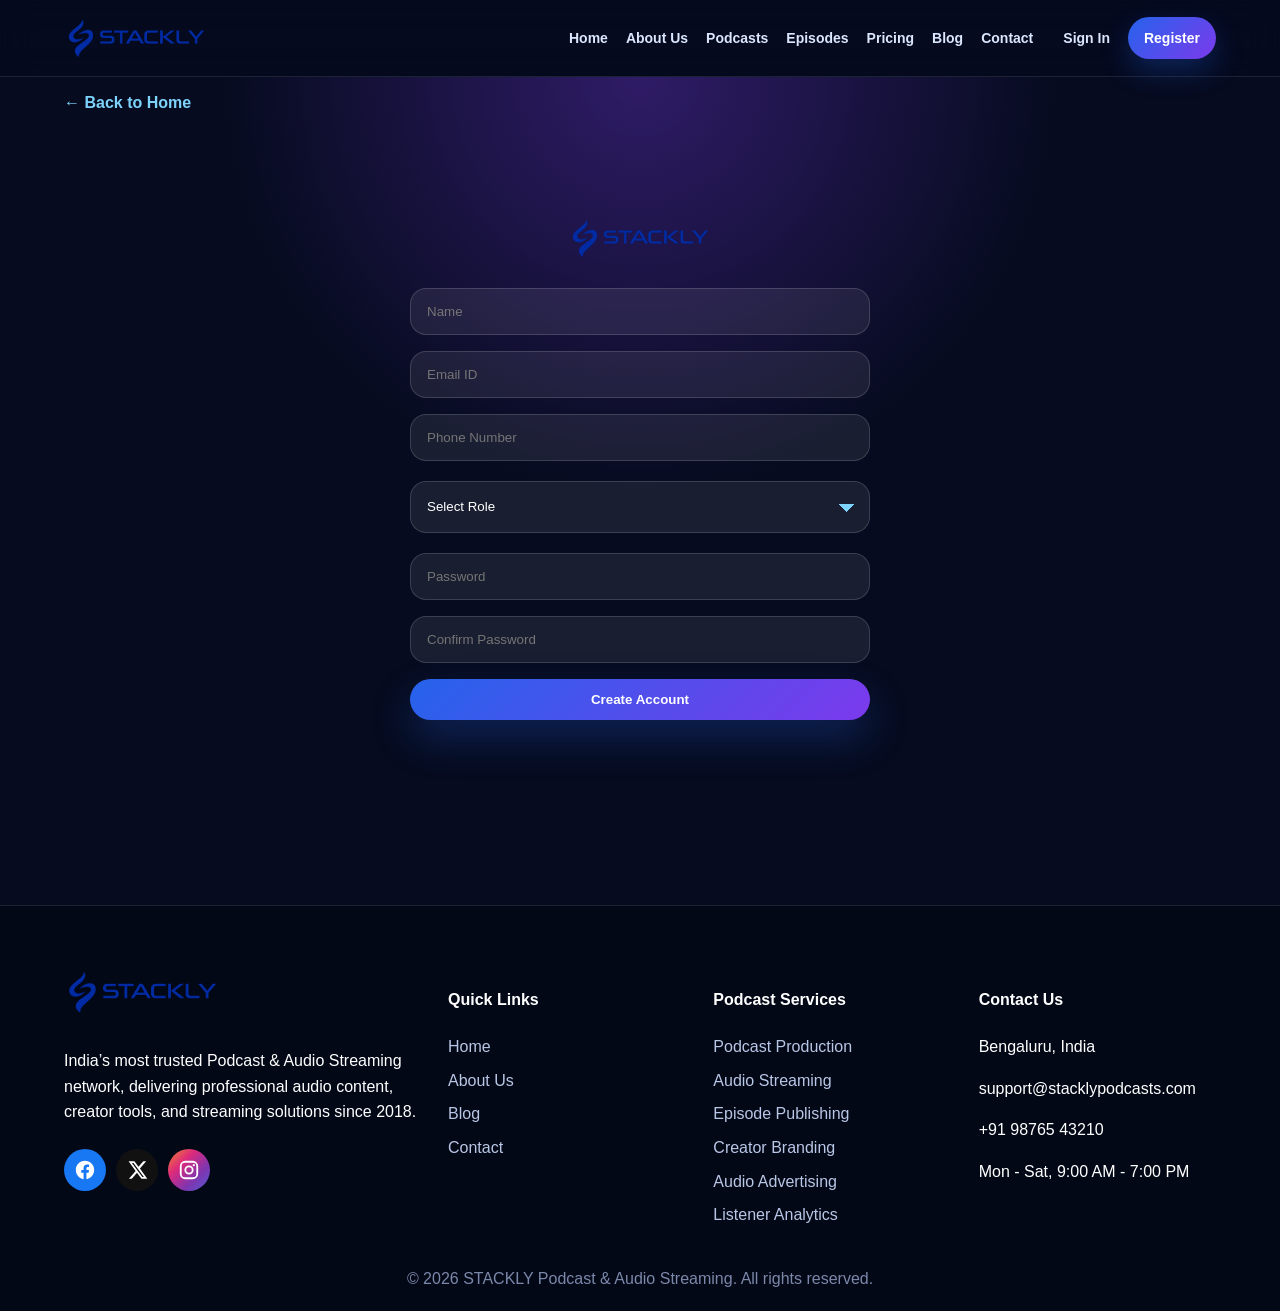
<file: register.html>
<!DOCTYPE html>
<html lang="en">
<head>
  <meta charset="UTF-8"><meta name="viewport" content="width=device-width, initial-scale=1.0">
  <title>Create Account | STACKLY</title><link rel="stylesheet" href="styles.css">
</head>
<body><header class="site-header">
  <a class="brand" href="index.html" aria-label="STACKLY Home"><img src="stackly-logo.webp" alt="STACKLY Logo" class="brand-logo"></a>
  <button class="menu-toggle" aria-label="Toggle menu">☰</button>
  <nav class="nav-menu"><a href="index.html" class="">Home</a>
<a href="about.html" class="">About Us</a>
<a href="podcasts.html" class="">Podcasts</a>
<a href="episodes.html" class="">Episodes</a>
<a href="pricing.html" class="">Pricing</a>
<a href="blog.html" class="">Blog</a>
<a href="contact.html" class="">Contact</a>
<a href="signin.html" class="">Sign In</a>
<a href="register.html" class="nav-cta">Register</a></nav>
</header><main>
<section class="auth-wrap"><a class="back-link" href="index.html">← Back to Home</a><form class="auth-card" id="registerForm">
<a class="brand auth-logo" href="index.html" aria-label="STACKLY Home"><img src="stackly-logo.webp" alt="STACKLY Logo" class="brand-logo"></a>
<input data-alpha id="regName" placeholder="Name" required>
<input type="email" id="regEmail" placeholder="Email ID" pattern="^[A-Za-z0-9._%+-]+@[A-Za-z0-9.-]+\.[A-Za-z]{2,}$" title="Enter a valid email address, for example user@domain.com." required>
<input data-number id="regPhone" placeholder="Phone Number" inputmode="numeric" maxlength="10" pattern="[0-9]{10}" title="Enter exactly 10 digits." required>
<select id="regRole" required><option value="">Select Role</option><option value="client">Client</option><option value="admin">Marketing Manager</option></select>
<input type="password" id="regPass" placeholder="Password" minlength="6" required>
<input type="password" id="regConfirm" placeholder="Confirm Password" minlength="6" required>
<button class="btn" type="submit">Create Account</button><p id="regMsg"></p>
</form></section>
</main><footer class="footer">
  <div class="footer-grid">
    <div>
      <a class="brand footer-brand" href="index.html" aria-label="STACKLY Home"><img src="stackly-logo.webp" alt="STACKLY Logo" class="brand-logo"></a>
      <p>India’s most trusted Podcast & Audio Streaming network, delivering professional audio content, creator tools, and streaming solutions since 2018.</p>
      <div class="socials">
      <a href="404.html" aria-label="Facebook" class="social-icon facebook"><svg viewBox="0 0 24 24"><path d="M22 12.06C22 6.48 17.52 2 11.94 2S2 6.48 2 12.06c0 5.02 3.66 9.18 8.44 9.94v-7.03H7.9v-2.91h2.54V9.84c0-2.5 1.49-3.88 3.77-3.88 1.09 0 2.23.19 2.23.19v2.45h-1.25c-1.24 0-1.63.77-1.63 1.56v1.9h2.78l-.44 2.91h-2.34V22C18.34 21.24 22 17.08 22 12.06z"/></svg></a>
      <a href="404.html" aria-label="X" class="social-icon x"><svg viewBox="0 0 24 24"><path d="M18.9 2.5h3.1l-6.8 7.8 8 11.2h-6.3l-4.9-6.5-5.7 6.5H3.2l7.3-8.3L2.8 2.5h6.4l4.4 5.9 5.3-5.9zm-1.1 17h1.7L8.2 4.4H6.4l11.4 15.1z"/></svg></a>
      <a href="404.html" aria-label="Instagram" class="social-icon instagram"><svg viewBox="0 0 24 24"><path d="M7.8 2h8.4A5.81 5.81 0 0 1 22 7.8v8.4a5.81 5.81 0 0 1-5.8 5.8H7.8A5.81 5.81 0 0 1 2 16.2V7.8A5.81 5.81 0 0 1 7.8 2zm-.2 2A3.6 3.6 0 0 0 4 7.6v8.8A3.6 3.6 0 0 0 7.6 20h8.8a3.6 3.6 0 0 0 3.6-3.6V7.6A3.6 3.6 0 0 0 16.4 4H7.6zm9.65 1.5a1.25 1.25 0 1 1 0 2.5 1.25 1.25 0 0 1 0-2.5zM12 7a5 5 0 1 1 0 10 5 5 0 0 1 0-10zm0 2a3 3 0 1 0 0 6 3 3 0 0 0 0-6z"/></svg></a>
    </div>
    </div>
    <div><h4>Quick Links</h4><a href="index.html">Home</a>
<a href="about.html">About Us</a>
<a href="blog.html">Blog</a>
<a href="contact.html">Contact</a></div>
    <div><h4>Podcast Services</h4>
      <a href="404.html">Podcast Production</a><a href="404.html">Audio Streaming</a><a href="404.html">Episode Publishing</a><a href="404.html">Creator Branding</a><a href="404.html">Audio Advertising</a><a href="404.html">Listener Analytics</a>
    </div>
    <div><h4>Contact Us</h4><p>Bengaluru, India</p><p>support@stacklypodcasts.com</p><p>+91 98765 43210</p><p>Mon - Sat, 9:00 AM - 7:00 PM</p></div>
  </div>
  <div class="footer-bottom">© 2026 STACKLY Podcast & Audio Streaming. All rights reserved.</div>
</footer><script src="script.js"></script></body></html>
</file>
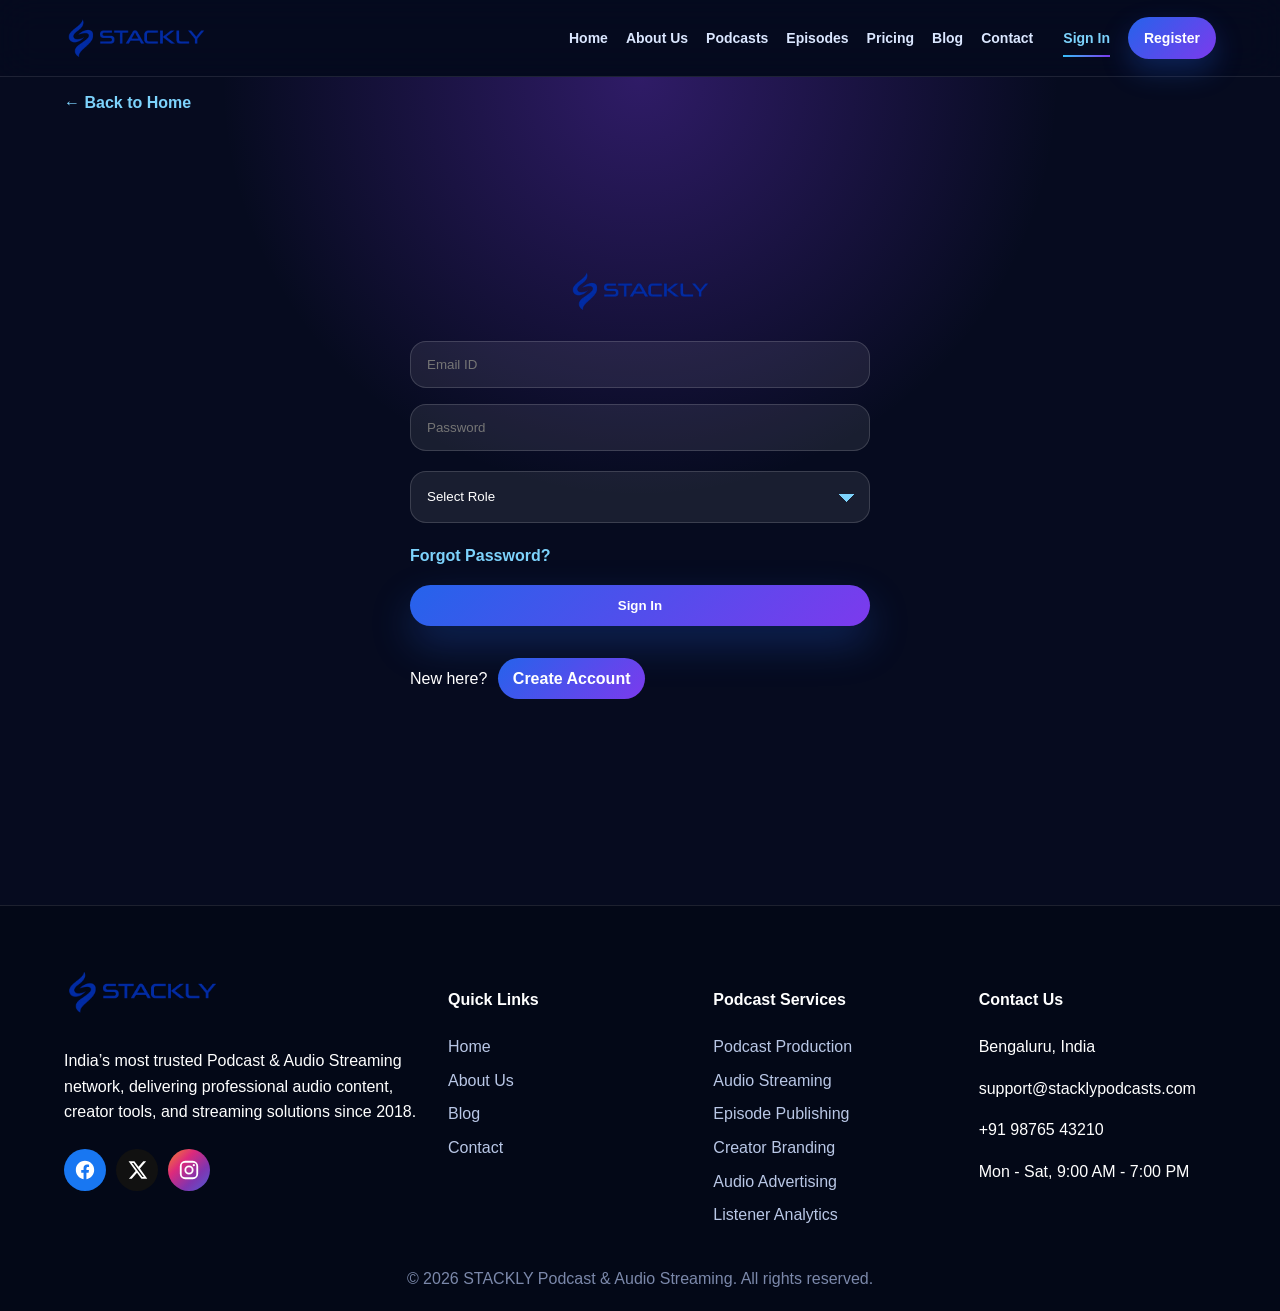
<file: signin.html>
<!DOCTYPE html>
<html lang="en">
<head>
  <meta charset="UTF-8"><meta name="viewport" content="width=device-width, initial-scale=1.0">
  <title>Sign In | STACKLY</title><link rel="stylesheet" href="styles.css">
</head>
<body><header class="site-header">
  <a class="brand" href="index.html" aria-label="STACKLY Home"><img src="stackly-logo.webp" alt="STACKLY Logo" class="brand-logo"></a>
  <button class="menu-toggle" aria-label="Toggle menu">☰</button>
  <nav class="nav-menu"><a href="index.html" class="">Home</a>
<a href="about.html" class="">About Us</a>
<a href="podcasts.html" class="">Podcasts</a>
<a href="episodes.html" class="">Episodes</a>
<a href="pricing.html" class="">Pricing</a>
<a href="blog.html" class="">Blog</a>
<a href="contact.html" class="">Contact</a>
<a href="signin.html" class="active">Sign In</a>
<a href="register.html" class="nav-cta">Register</a></nav>
</header><main>
<section class="auth-wrap"><a class="back-link" href="index.html">← Back to Home</a><form class="auth-card" id="signinForm">
<a class="brand auth-logo" href="index.html" aria-label="STACKLY Home"><img src="stackly-logo.webp" alt="STACKLY Logo" class="brand-logo"></a>
<input type="email" id="loginEmail" placeholder="Email ID" pattern="^[A-Za-z0-9._%+-]+@[A-Za-z0-9.-]+\.[A-Za-z]{2,}$" title="Enter a valid email address, for example user@domain.com." required>
<input type="password" id="loginPassword" placeholder="Password" minlength="6" required>
<select id="loginRole" required><option value="">Select Role</option><option value="client">Client</option><option value="admin">Marketing Manager</option></select>
<a href="404.html" class="small-link">Forgot Password?</a>
<button class="btn" type="submit">Sign In</button>
<p>New here? <a href="register.html" class="create-account-btn">Create Account</a></p>
</form></section>
</main><footer class="footer">
  <div class="footer-grid">
    <div>
      <a class="brand footer-brand" href="index.html" aria-label="STACKLY Home"><img src="stackly-logo.webp" alt="STACKLY Logo" class="brand-logo"></a>
      <p>India’s most trusted Podcast & Audio Streaming network, delivering professional audio content, creator tools, and streaming solutions since 2018.</p>
      <div class="socials">
      <a href="404.html" aria-label="Facebook" class="social-icon facebook"><svg viewBox="0 0 24 24"><path d="M22 12.06C22 6.48 17.52 2 11.94 2S2 6.48 2 12.06c0 5.02 3.66 9.18 8.44 9.94v-7.03H7.9v-2.91h2.54V9.84c0-2.5 1.49-3.88 3.77-3.88 1.09 0 2.23.19 2.23.19v2.45h-1.25c-1.24 0-1.63.77-1.63 1.56v1.9h2.78l-.44 2.91h-2.34V22C18.34 21.24 22 17.08 22 12.06z"/></svg></a>
      <a href="404.html" aria-label="X" class="social-icon x"><svg viewBox="0 0 24 24"><path d="M18.9 2.5h3.1l-6.8 7.8 8 11.2h-6.3l-4.9-6.5-5.7 6.5H3.2l7.3-8.3L2.8 2.5h6.4l4.4 5.9 5.3-5.9zm-1.1 17h1.7L8.2 4.4H6.4l11.4 15.1z"/></svg></a>
      <a href="404.html" aria-label="Instagram" class="social-icon instagram"><svg viewBox="0 0 24 24"><path d="M7.8 2h8.4A5.81 5.81 0 0 1 22 7.8v8.4a5.81 5.81 0 0 1-5.8 5.8H7.8A5.81 5.81 0 0 1 2 16.2V7.8A5.81 5.81 0 0 1 7.8 2zm-.2 2A3.6 3.6 0 0 0 4 7.6v8.8A3.6 3.6 0 0 0 7.6 20h8.8a3.6 3.6 0 0 0 3.6-3.6V7.6A3.6 3.6 0 0 0 16.4 4H7.6zm9.65 1.5a1.25 1.25 0 1 1 0 2.5 1.25 1.25 0 0 1 0-2.5zM12 7a5 5 0 1 1 0 10 5 5 0 0 1 0-10zm0 2a3 3 0 1 0 0 6 3 3 0 0 0 0-6z"/></svg></a>
    </div>
    </div>
    <div><h4>Quick Links</h4><a href="index.html">Home</a>
<a href="about.html">About Us</a>
<a href="blog.html">Blog</a>
<a href="contact.html">Contact</a></div>
    <div><h4>Podcast Services</h4>
      <a href="404.html">Podcast Production</a><a href="404.html">Audio Streaming</a><a href="404.html">Episode Publishing</a><a href="404.html">Creator Branding</a><a href="404.html">Audio Advertising</a><a href="404.html">Listener Analytics</a>
    </div>
    <div><h4>Contact Us</h4><p>Bengaluru, India</p><p>support@stacklypodcasts.com</p><p>+91 98765 43210</p><p>Mon - Sat, 9:00 AM - 7:00 PM</p></div>
  </div>
  <div class="footer-bottom">© 2026 STACKLY Podcast & Audio Streaming. All rights reserved.</div>
</footer><script src="script.js"></script></body></html>
</file>
<file: styles.css>
:root{--navy:#07142f;--navy2:#0d2352;--purple:#7c3aed;--blue:#2563eb;--cyan:#38bdf8;--white:#fff;--muted:#a8b3cf;--soft:#f5f7fb;--dark:#050a1f;--card:rgba(255,255,255,.09)}
*{box-sizing:border-box}html{scroll-behavior:smooth}body{margin:0;font-family:Inter,Segoe UI,Arial,sans-serif;background:#060b1f;color:#fff;line-height:1.6;overflow-x:hidden}a{text-decoration:none;color:inherit}img{max-width:100%;display:block}
.site-header{position:sticky;top:0;z-index:50;display:flex;align-items:center;justify-content:space-between;padding:14px 5%;background:rgba(5,10,31,.82);backdrop-filter:blur(18px);border-bottom:1px solid rgba(255,255,255,.1)}
.brand{display:flex;gap:10px;align-items:center;font-weight:900;letter-spacing:.8px}.brand-mark{display:grid;place-items:center;width:42px;height:42px;border-radius:14px;background:linear-gradient(135deg,var(--blue),var(--purple));box-shadow:0 12px 32px rgba(124,58,237,.35)}
.nav-menu{display:flex;gap:18px;align-items:center}.nav-menu a{font-weight:700;color:#dbe7ff;font-size:14px}.nav-menu a:hover,.nav-menu a.active{color:#7dd3fc}.menu-toggle{display:none;background:none;color:white;border:0;font-size:28px}
.hero{min-height:92vh;background-size:cover;background-position:center;display:flex;align-items:center;padding:8% 5%;transition:background-size .6s ease}.hero:hover{background-size:105%}.hero-content{max-width:820px}.eyebrow{color:#7dd3fc;text-transform:uppercase;font-size:13px;font-weight:900;letter-spacing:2px}.hero h1,.page-hero h1{font-size:clamp(38px,7vw,82px);line-height:1.02;margin:14px 0;background:linear-gradient(90deg,#fff,#93c5fd,#c4b5fd);-webkit-background-clip:text;color:transparent}.hero p,.page-hero p,.wide-text{max-width:850px;color:#d5def5;font-size:18px}
.btn{display:inline-flex;align-items:center;justify-content:center;border:0;padding:13px 22px;border-radius:999px;background:linear-gradient(135deg,var(--blue),var(--purple));color:white;font-weight:900;box-shadow:0 18px 40px rgba(37,99,235,.28);cursor:pointer}.btn:hover{transform:translateY(-3px)}.ghost{background:rgba(255,255,255,.1);border:1px solid rgba(255,255,255,.25)}.hero-actions{display:flex;gap:14px;flex-wrap:wrap;margin-top:28px}
.stats,.section{padding:70px 5%}.stats{display:grid;grid-template-columns:repeat(5,1fr);gap:18px;background:linear-gradient(180deg,#060b1f,#0a1230)}.stat-card,.card,.form-card,.panel,.dash-card{background:var(--card);border:1px solid rgba(255,255,255,.12);border-radius:26px;padding:24px;box-shadow:0 18px 48px rgba(0,0,0,.18);backdrop-filter:blur(16px);transition:.3s}.stat-card:hover,.card:hover,.panel:hover,.dash-card:hover{transform:translateY(-8px);border-color:rgba(125,211,252,.5)}.stat-card strong{font-size:34px;display:block}.stat-card span,.card p{color:var(--muted)}
.section-head{display:flex;align-items:end;justify-content:space-between;gap:20px;margin-bottom:28px}.section h2,.page-hero h1{margin-top:8px}.section h2{font-size:clamp(30px,4vw,52px);line-height:1.1}.cards{display:grid;grid-template-columns:repeat(3,1fr);gap:24px}.image-card{padding:0;overflow:hidden}.image-card img{height:230px;width:100%;object-fit:cover;transition:.4s}.image-card:hover img{transform:scale(1.08)}.image-card div{padding:24px}.image-card a,.small-link{color:#7dd3fc;font-weight:900}
.split{display:grid;grid-template-columns:1fr 1fr;gap:42px;align-items:center}.rounded-img{border-radius:32px;box-shadow:0 28px 80px rgba(0,0,0,.28);transition:.4s ease}.rounded-img:hover{transform:translateY(-8px) scale(1.03);box-shadow:0 34px 90px rgba(37,99,235,.26)}.mini-chart,.line-chart{height:220px;border-radius:24px;background:rgba(255,255,255,.06);display:flex;align-items:end;gap:18px;padding:26px;margin-top:22px}.mini-chart span,.line-chart span{flex:1;border-radius:18px 18px 0 0;background:linear-gradient(180deg,#7c3aed,#38bdf8)}.page-hero{padding:110px 5% 70px;background:radial-gradient(circle at top right,rgba(124,58,237,.4),transparent 38%),linear-gradient(135deg,#06112e,#0a1030)}
.timeline{display:grid;gap:14px}.timeline div{display:flex;gap:18px;align-items:center;background:rgba(255,255,255,.07);padding:18px;border-radius:18px;transition:.35s ease}.timeline div:hover{transform:translateY(-6px);box-shadow:0 22px 52px rgba(37,99,235,.22);background:rgba(255,255,255,.1)}.timeline b{color:#7dd3fc}
.contact-grid{display:grid;grid-template-columns:1fr 1fr;gap:32px}.contact-cards{display:grid;grid-template-columns:1fr 1fr;gap:16px}.form-card{display:grid;gap:14px}.form-card input,.form-card textarea,.auth-card input,.auth-card select{width:100%;padding:15px 16px;border-radius:16px;border:1px solid rgba(255,255,255,.15);background:rgba(255,255,255,.08);color:white;outline:none}.form-card textarea{min-height:130px}.map-box{min-height:280px;border-radius:30px;display:grid;place-items:center;background:linear-gradient(135deg,rgba(37,99,235,.35),rgba(124,58,237,.28));border:1px solid rgba(255,255,255,.12)}
.auth-wrap{min-height:92vh;display:grid;place-items:center;padding:70px 5%;background:radial-gradient(circle at top,rgba(124,58,237,.35),transparent 40%),#060b1f}.auth-card{width:min(460px,100%);display:grid;gap:16px}.auth-logo{justify-content:center;margin-bottom:10px}.back-link{position:absolute;left:5%;top:90px;color:#7dd3fc;font-weight:900}
.not-found{min-height:80vh;display:grid;place-items:center;text-align:center;padding:80px 5%;background:radial-gradient(circle,rgba(124,58,237,.35),transparent 45%)}.not-found h1{font-size:130px;margin:0;color:#7dd3fc}.not-found h2{font-size:42px;margin:0}
.footer{background:#030817;padding:60px 5% 20px;border-top:1px solid rgba(255,255,255,.1)}.footer-grid{display:grid;grid-template-columns:1.5fr 1fr 1fr 1fr;gap:28px}.footer a{display:block;color:#b9c7e6;margin:8px 0}.socials{display:flex;gap:10px;flex-wrap:wrap}.socials a{padding:8px 12px;border-radius:999px;background:rgba(255,255,255,.08)}.footer-bottom{text-align:center;color:#7b88aa;margin-top:30px}
.dash-body{display:grid;grid-template-columns:280px 1fr;background:#06112e}.sidebar{min-height:100vh;background:#07142f;padding:22px;position:sticky;top:0}.sidebar button{display:block;width:100%;margin:10px 0;padding:13px;border-radius:14px;border:1px solid rgba(255,255,255,.1);background:rgba(255,255,255,.06);color:white;text-align:left;font-weight:800;cursor:pointer}.sidebar button:hover{background:#12306b}.dashboard{padding:28px}.dash-header{display:flex;justify-content:space-between;align-items:center;background:linear-gradient(135deg,#102a62,#07142f);padding:24px;border-radius:26px;margin-bottom:22px}.dash-grid{display:grid;grid-template-columns:repeat(4,1fr);gap:18px}.dash-card strong{display:block;font-size:32px;color:#7dd3fc}.dash-main{display:grid;grid-template-columns:2fr 1fr;gap:20px;margin-top:20px}.line-chart span:nth-child(1){height:35%}.line-chart span:nth-child(2){height:65%}.line-chart span:nth-child(3){height:48%}.line-chart span:nth-child(4){height:84%}.line-chart span:nth-child(5){height:72%}
.reveal{animation:rise .7s ease both}@keyframes rise{from{opacity:0;transform:translateY(22px)}to{opacity:1;transform:none}}
@media(max-width:1000px){.cards,.stats,.footer-grid,.dash-grid{grid-template-columns:repeat(2,1fr)}.split,.contact-grid,.dash-main{grid-template-columns:1fr}.nav-menu{position:absolute;left:5%;right:5%;top:72px;display:none;flex-direction:column;align-items:flex-start;background:#07142f;padding:22px;border-radius:22px}.nav-menu.open{display:flex}.menu-toggle{display:block}.dash-body{grid-template-columns:1fr}.sidebar{position:relative;min-height:auto}.sidebar button{display:inline-block;width:auto;margin:6px}}
@media(max-width:600px){.cards,.stats,.footer-grid,.dash-grid,.contact-cards{grid-template-columns:1fr}.hero{min-height:82vh}.section,.stats{padding:48px 5%}.hero h1,.page-hero h1{font-size:38px}.not-found h1{font-size:86px}.dash-header{display:block}.back-link{position:static;margin-bottom:12px}.auth-wrap{place-items:stretch}}


/* Upgrade styles */
.muted-text{color:#a8b3cf}
.hero-rating{margin-top:26px;padding:14px 18px;border-radius:20px;background:rgba(255,255,255,.09);border:1px solid rgba(255,255,255,.14);display:inline-grid;gap:4px}.hero-rating strong{color:#facc15}.hero-rating span{color:#d8e3fb}
.feature-grid{display:grid;grid-template-columns:1.05fr .95fr;gap:34px;align-items:center}.feature-copy{background:rgba(255,255,255,.07);border:1px solid rgba(255,255,255,.12);padding:32px;border-radius:28px}
.category-grid{display:grid;grid-template-columns:repeat(4,1fr);gap:16px}.category-grid a{background:linear-gradient(135deg,rgba(37,99,235,.25),rgba(124,58,237,.25));padding:22px;border:1px solid rgba(255,255,255,.14);border-radius:22px;text-align:center;font-weight:900}.category-grid a:hover{transform:translateY(-6px);border-color:#7dd3fc}
.rating-box{margin:18px 0;padding:16px;border-radius:18px;background:rgba(250,204,21,.08);border:1px solid rgba(250,204,21,.22)}.rating-box strong{font-size:30px;color:#facc15;display:block}.rating-box span{display:block;font-weight:900}.rating-box small{color:#b9c7e6}
.socials{align-items:center}.social-icon{width:42px;height:42px;display:grid!important;place-items:center;border-radius:50%!important;padding:0!important}.social-icon svg{width:22px;height:22px;fill:white}.facebook{background:#1877f2!important}.x{background:#111!important}.twitter{background:#1da1f2!important}.instagram{background:linear-gradient(135deg,#f58529,#dd2a7b,#8134af,#515bd4)!important}
.map-box{overflow:hidden;padding:0!important}.map-box iframe{width:100%;height:360px;border:0;border-radius:30px;filter:saturate(1.15) contrast(1.05)}
#dashContent .table{width:100%;border-collapse:collapse;margin-top:18px}.table th,.table td{border-bottom:1px solid rgba(255,255,255,.12);padding:14px;text-align:left;color:#dbe7ff}.badge{display:inline-flex;padding:6px 10px;border-radius:999px;background:rgba(56,189,248,.15);color:#7dd3fc;font-weight:900}.dash-list{display:grid;gap:12px}.dash-list div{padding:14px;border-radius:16px;background:rgba(255,255,255,.07);border:1px solid rgba(255,255,255,.1)}
@media(max-width:900px){.feature-grid,.category-grid{grid-template-columns:1fr}.category-grid{gap:12px}}


/* Final polish v3 */
.footer .rating-box{display:none!important}
.rating-grid{display:grid;grid-template-columns:repeat(4,1fr);gap:22px}
.rating-card{position:relative;overflow:hidden;background:linear-gradient(145deg,rgba(255,255,255,.11),rgba(255,255,255,.045));border:1px solid rgba(255,255,255,.14);border-radius:28px;padding:26px;box-shadow:0 24px 70px rgba(0,0,0,.22);transition:.35s}
.rating-card:before{content:"";position:absolute;inset:-80px auto auto -80px;width:170px;height:170px;background:radial-gradient(circle,rgba(56,189,248,.28),transparent 70%);transition:.35s}
.rating-card:hover{transform:translateY(-10px) scale(1.02);border-color:rgba(125,211,252,.62)}
.rating-card:hover:before{transform:scale(1.4)}
.rating-card .stars{color:#facc15;font-size:22px;letter-spacing:2px;margin-bottom:10px}
.rating-card strong{color:#93c5fd;display:block;margin:8px 0}
.pricing-grid{display:grid;grid-template-columns:repeat(4,1fr);gap:22px}
.price-card,.blog-card{overflow:hidden;background:rgba(255,255,255,.085);border:1px solid rgba(255,255,255,.14);border-radius:28px;box-shadow:0 22px 62px rgba(0,0,0,.2);transition:.35s}
.price-card:hover,.blog-card:hover{transform:translateY(-12px);box-shadow:0 30px 80px rgba(37,99,235,.24);border-color:rgba(124,58,237,.65)}
.price-card img,.blog-card img{height:190px;width:100%;object-fit:cover;transition:.45s}.price-card:hover img,.blog-card:hover img{transform:scale(1.08)}
.price-card{padding-bottom:24px}.price-card h3,.price-card p,.price-card ul,.price-card a,.price-card .plan-tag{margin-left:22px;margin-right:22px}
.price-card ul{padding-left:18px;color:#cbd5e1}.price-card li{margin:8px 0}.plan-tag{display:inline-flex;margin-top:20px;padding:7px 12px;border-radius:999px;background:rgba(56,189,248,.14);color:#7dd3fc;font-weight:900;font-size:13px}.price{font-size:34px;font-weight:900;color:#fff}.price span{font-size:14px;color:#a8b3cf}.highlight{outline:2px solid rgba(124,58,237,.65)}
.comparison-box{display:grid;gap:14px}.comparison-box div{display:flex;justify-content:space-between;gap:18px;padding:18px 20px;border-radius:18px;background:rgba(255,255,255,.08);border:1px solid rgba(255,255,255,.12)}.comparison-box span{color:#a8b3cf}
.blog-grid{display:grid;grid-template-columns:repeat(3,1fr);gap:24px}.blog-card div{padding:22px}.blog-card span{color:#7dd3fc;font-weight:900;text-transform:uppercase;font-size:12px;letter-spacing:1px}.blog-card a{color:#7dd3fc;font-weight:900}
.auth-card select{appearance:none;-webkit-appearance:none;background-image:linear-gradient(45deg,transparent 50%,#7dd3fc 50%),linear-gradient(135deg,#7dd3fc 50%,transparent 50%);background-position:calc(100% - 22px) 52%,calc(100% - 14px) 52%;background-size:8px 8px,8px 8px;background-repeat:no-repeat;padding:15px 48px 15px 16px!important;line-height:1.4;height:52px;display:flex;align-items:center;color:#fff}
#loginRole,#regRole{display:block;width:100%;max-width:100%;min-width:0;margin:4px auto}
.create-account-btn{display:inline-flex;padding:8px 15px;margin-left:6px;border-radius:999px;background:linear-gradient(135deg,var(--blue),var(--purple));color:#fff;font-weight:900;transition:.3s ease}.create-account-btn:hover{transform:translateY(-2px);box-shadow:0 12px 28px rgba(124,58,237,.35)}
.auth-card select option{background:#07142f;color:#fff;padding:12px}
.site-header .brand:hover .brand-mark{transform:rotate(-8deg) scale(1.08)}.brand-mark{transition:.3s}
.nav-menu a{position:relative;padding:8px 0}.nav-menu a:after{content:"";position:absolute;left:0;bottom:0;width:0;height:2px;background:linear-gradient(90deg,#38bdf8,#7c3aed);transition:.3s}.nav-menu a:hover:after,.nav-menu a.active:after{width:100%}
.btn,.card,.image-card,.stat-card,.social-icon,.category-grid a,.sidebar button,.rounded-img,.timeline div{transition:.35s}.btn:hover{box-shadow:0 25px 60px rgba(124,58,237,.36);letter-spacing:.3px}.social-icon:hover{transform:translateY(-6px) rotate(6deg)}
.form-card input:focus,.form-card textarea:focus,.auth-card input:focus,.auth-card select:focus{border-color:#7dd3fc;box-shadow:0 0 0 4px rgba(56,189,248,.12);transform:translateY(-2px)}
@media(max-width:1100px){.pricing-grid,.rating-grid{grid-template-columns:repeat(2,1fr)}.blog-grid{grid-template-columns:repeat(2,1fr)}}
@media(max-width:650px){.pricing-grid,.rating-grid,.blog-grid{grid-template-columns:1fr}.comparison-box div{display:block}.auth-card select{height:54px}}


/* Targeted bug fixes: mobile overflow, nav CTA, footer hovers */
html,body{max-width:100%;overflow-x:hidden}
img,iframe,video,svg{max-width:100%}
.site-header,.footer,.section,.page-hero,.hero{max-width:100vw}
.nav-menu a[href="signin.html"],.nav-menu a[href$="-dashboard.html"]{margin-left:12px}
.nav-menu .nav-cta{padding:10px 16px;border-radius:999px;background:linear-gradient(135deg,#2563eb,#7c3aed);color:#fff!important;box-shadow:0 12px 28px rgba(37,99,235,.28)}
.nav-menu .nav-cta:after{display:none}
.nav-menu .nav-cta:hover{transform:translateY(-2px);box-shadow:0 18px 38px rgba(124,58,237,.36)}
.footer a,.footer p{transition:.3s}
.footer-grid a:hover{color:#7dd3fc;transform:translateX(6px)}
.footer-grid div:last-child p:hover{color:#fff;transform:translateX(6px)}
.footer .social-icon:hover{transform:translateY(-6px) rotate(6deg)}
.user-welcome{margin-top:14px}.user-welcome h2{margin:0;color:#7dd3fc}.user-welcome p{margin:4px 0 0;color:#dbe7ff;overflow-wrap:anywhere}
.form-card input:invalid:not(:placeholder-shown){border-color:#fb7185}
@media(max-width:1000px){.nav-menu{left:16px;right:16px;width:auto;max-width:calc(100vw - 32px);box-sizing:border-box}.nav-menu a{width:100%;box-sizing:border-box}.nav-menu a[href="signin.html"],.nav-menu a[href$="-dashboard.html"]{margin-left:0}.nav-menu .nav-cta{text-align:center}}
@media(max-width:650px){.site-header{padding-left:16px;padding-right:16px}.hero,.page-hero,.section,.footer{padding-left:16px!important;padding-right:16px!important}.cards,.stats,.footer-grid,.dash-grid,.feature-grid,.category-grid,.contact-cards{grid-template-columns:1fr!important}.comparison-box div{max-width:100%;overflow-wrap:anywhere}}

.brand{display:flex;align-items:center}
.brand-logo{height:48px;width:auto;display:block;object-fit:contain}
.footer-brand{display:inline-flex!important;margin:0 0 14px!important}
.footer-brand .brand-logo{height:52px}
@media (max-width:768px){.brand-logo{height:40px}.auth-card{max-width:100%;min-width:0}.auth-card select{margin:8px auto;width:100%;max-width:100%}.auth-card select[size]:not([size="1"]){height:auto;max-height:none;padding:8px 16px!important;background-image:none;overflow:hidden}.auth-card select[size]:not([size="1"]) option{padding:8px 0}}
.brand-mark{display:none!important}
</file>
